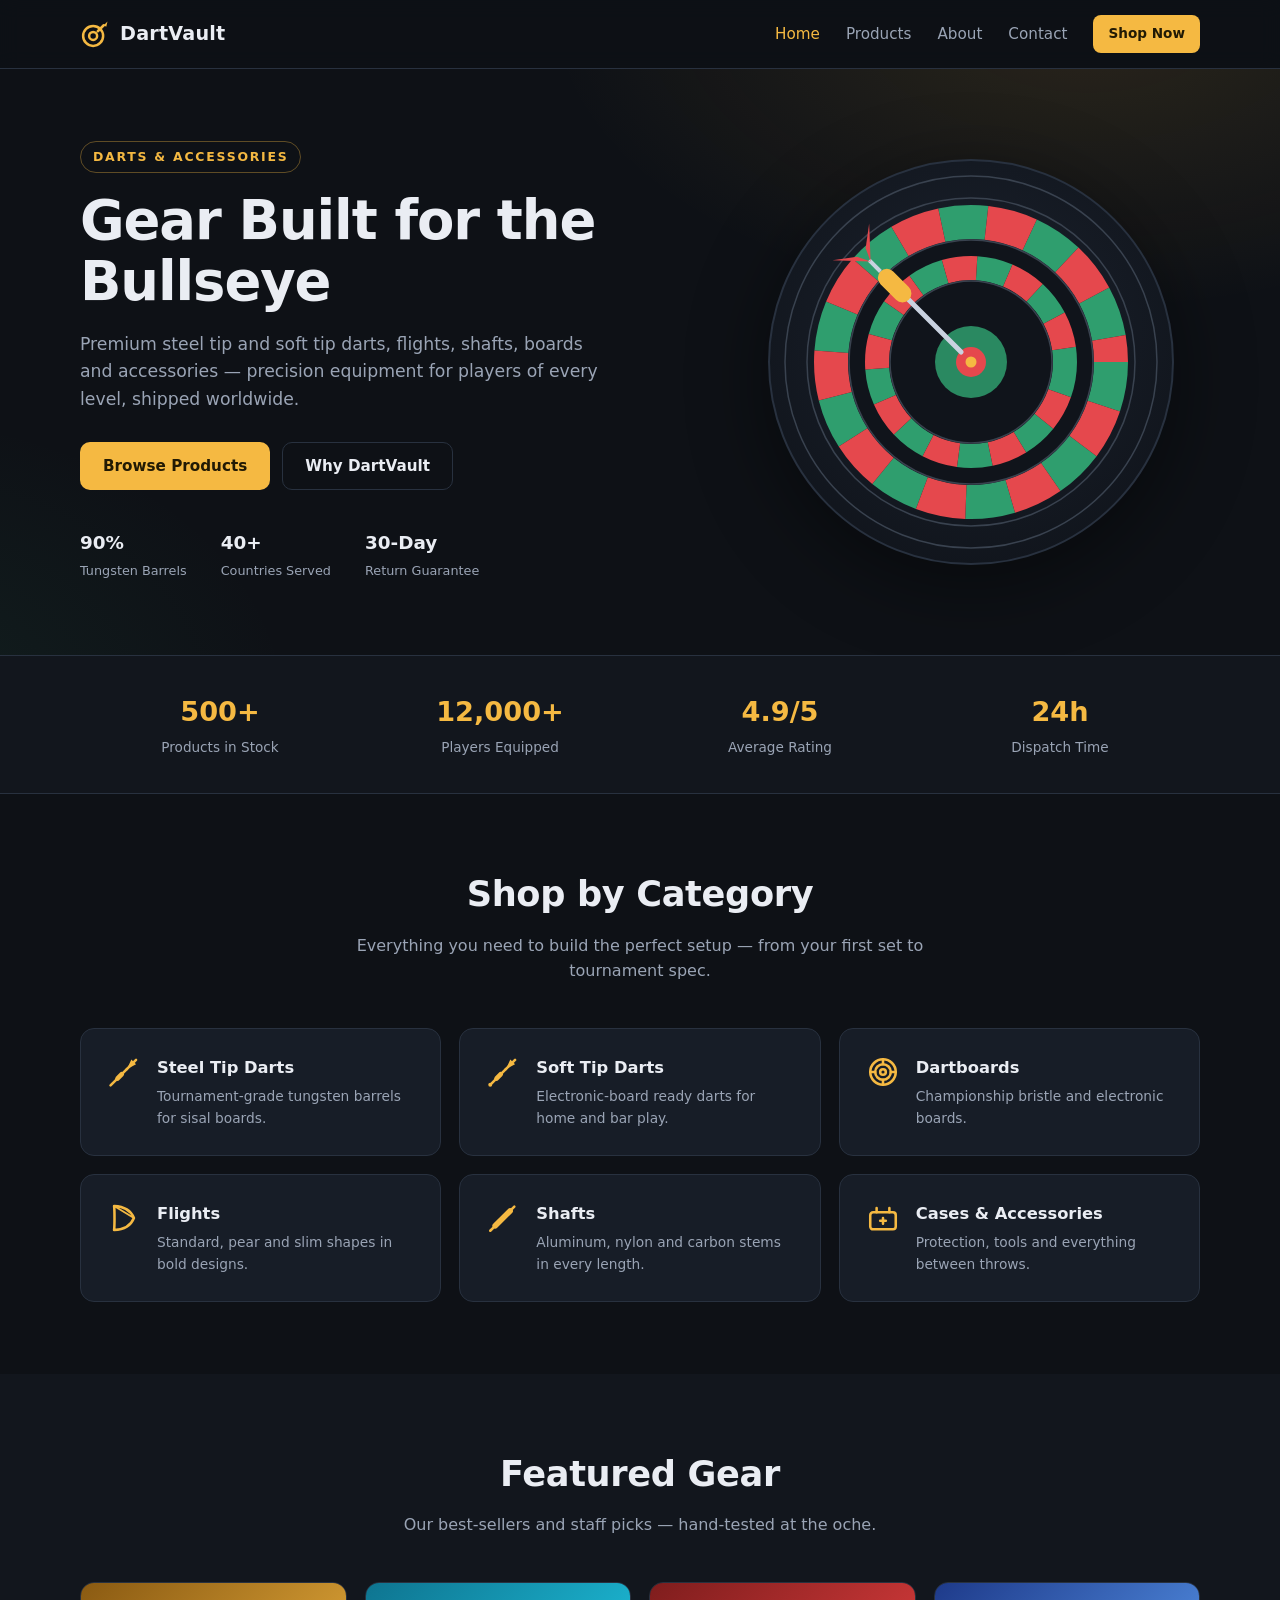
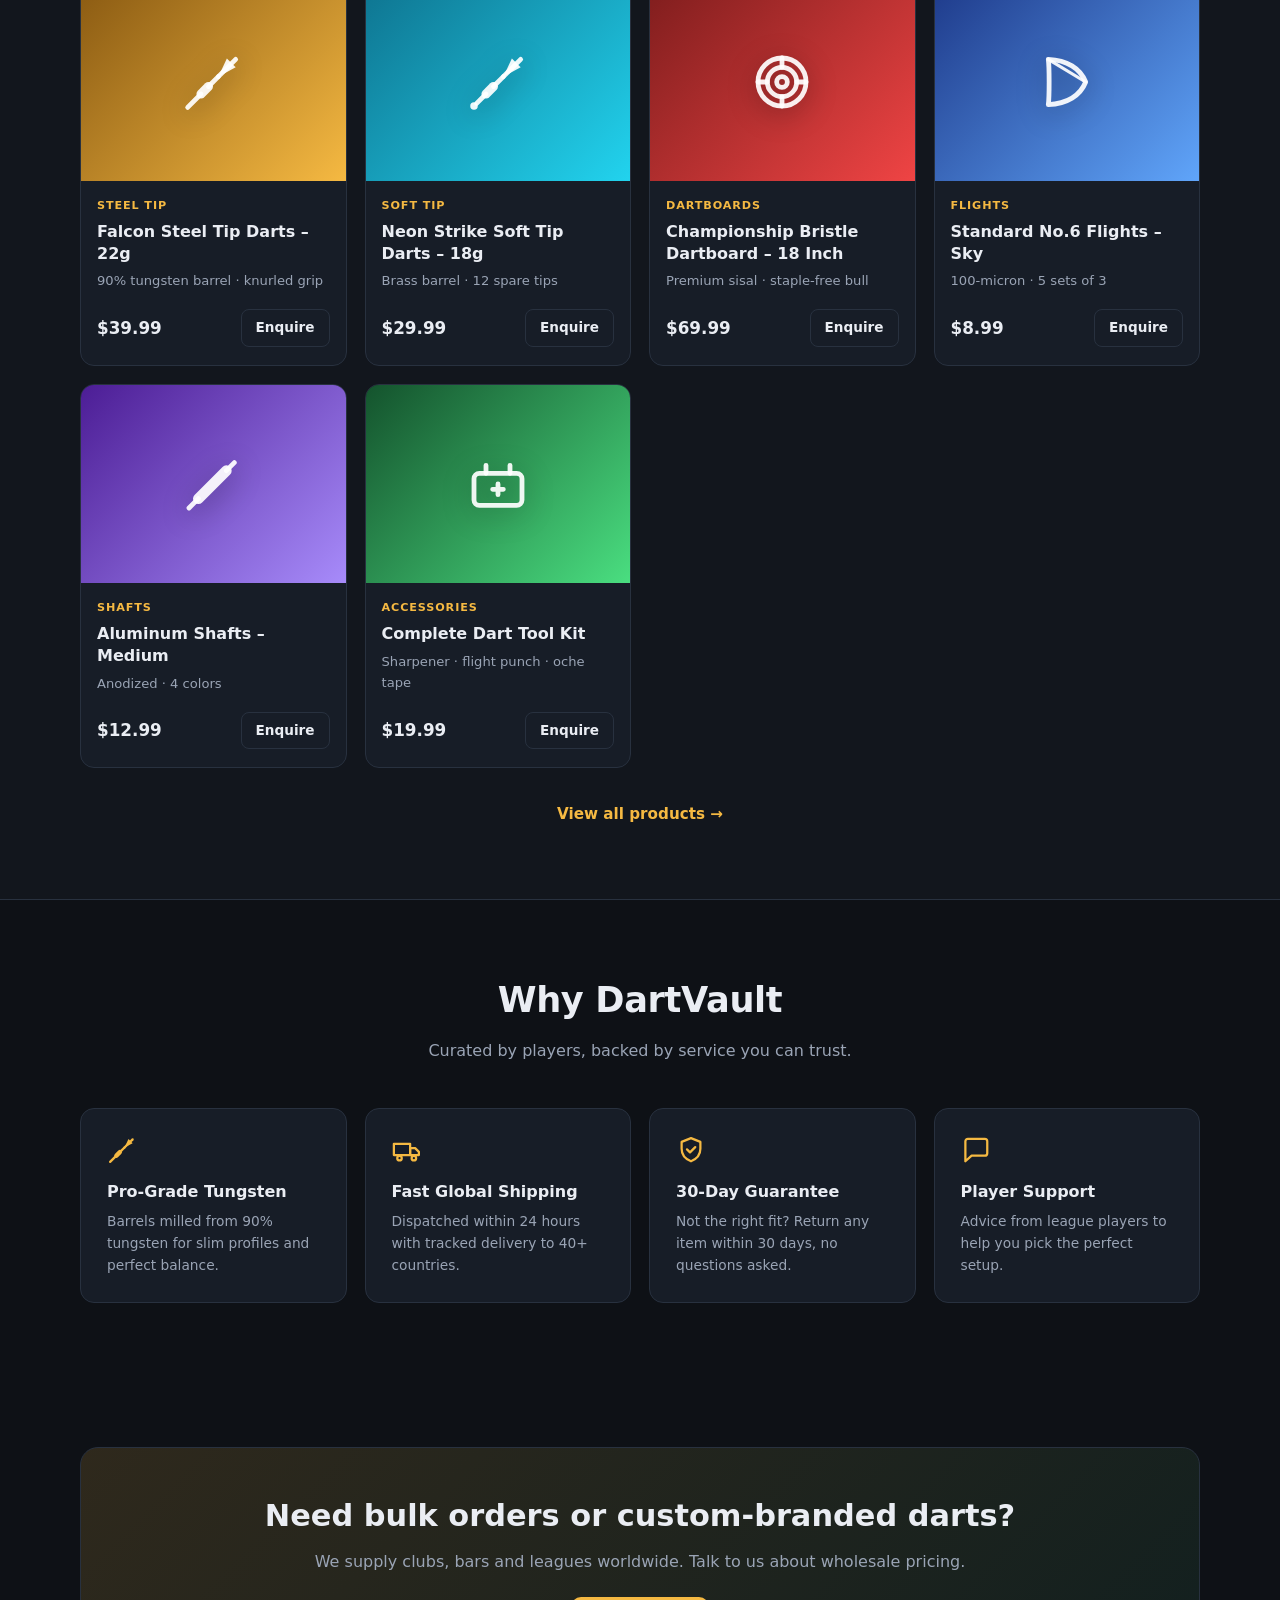
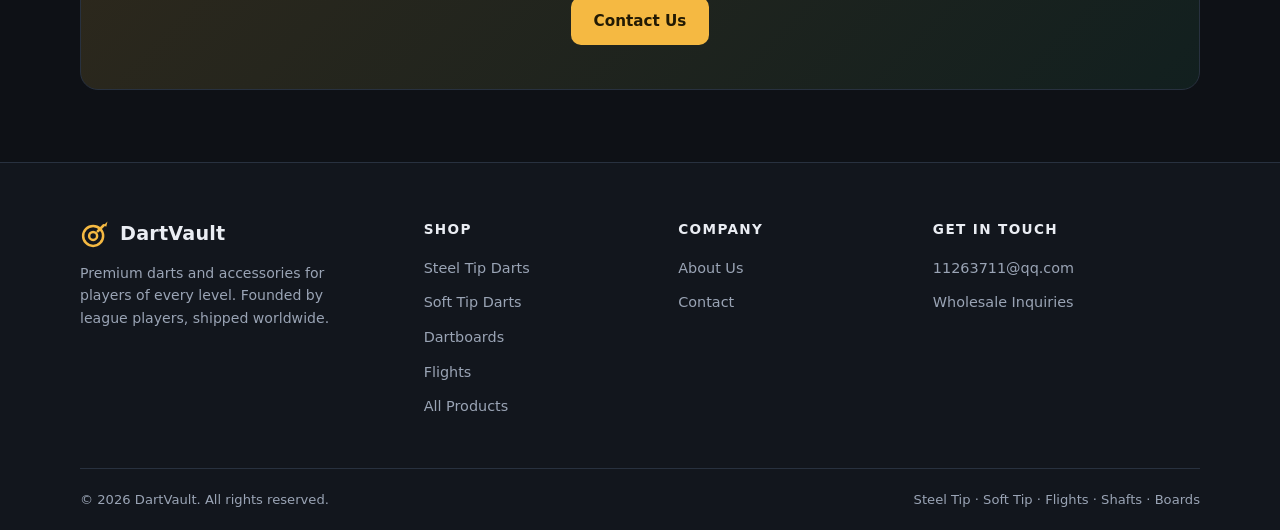
<file: index.html>
<!DOCTYPE html>
<html lang="en">
<head>
<meta charset="UTF-8">
<meta name="viewport" content="width=device-width, initial-scale=1.0">
<title>DartVault – Premium Steel Tip &amp; Soft Tip Darts, Flights, Shafts &amp; Accessories</title>
<meta name="description" content="Shop premium steel tip and soft tip darts, flights, shafts, dartboards, cases and accessories at DartVault. Pro-grade tungsten gear shipped worldwide.">
<link rel="canonical" href="https://farflight.cc/">
<meta name="theme-color" content="#0e1116">
<meta property="og:type" content="website">
<meta property="og:site_name" content="DartVault">
<meta property="og:title" content="DartVault – Premium Darts &amp; Accessories">
<meta property="og:description" content="Steel tip and soft tip darts, flights, shafts, boards, cases and accessories. Shipped worldwide.">
<meta property="og:url" content="https://farflight.cc/">
<meta name="twitter:card" content="summary">
<link rel="icon" type="image/svg+xml" href="favicon.svg">
<link rel="stylesheet" href="css/style.css">
<script type="application/ld+json">
{
  "@context": "https://schema.org",
  "@type": "Organization",
  "name": "DartVault",
  "url": "https://farflight.cc/",
  "description": "Premium darts, flights, shafts, dartboards and accessories."
}
</script>
</head>
<body>
<svg xmlns="http://www.w3.org/2000/svg" style="display:none" aria-hidden="true">
  <symbol id="i-logo" viewBox="0 0 24 24" fill="none" stroke="currentColor" stroke-width="2" stroke-linecap="round" stroke-linejoin="round">
    <circle cx="10.5" cy="13.5" r="8"/>
    <circle cx="10.5" cy="13.5" r="3.2"/>
    <path d="M14.2 9.8L19 5"/>
    <path d="M19 5l3-3-1 4.2z" fill="currentColor" stroke="none"/>
  </symbol>
  <symbol id="i-dart" viewBox="0 0 24 24" fill="none" stroke="currentColor" stroke-width="1.8" stroke-linecap="round" stroke-linejoin="round">
    <path d="M2.5 21.5l5-5"/>
    <path d="M7.5 16.5l2.8-2.8" stroke-width="3.4"/>
    <path d="M10.3 13.7L14 10"/>
    <path d="M14 10l6.5-6.5"/>
    <path d="M14 10l3.2-6.8 3.3 3.3z" fill="currentColor" stroke="none"/>
  </symbol>
  <symbol id="i-dart-soft" viewBox="0 0 24 24" fill="none" stroke="currentColor" stroke-width="1.8" stroke-linecap="round" stroke-linejoin="round">
    <circle cx="3" cy="21" r="1.4" fill="currentColor" stroke="none"/>
    <path d="M4 20l3.5-3.5"/>
    <path d="M7.5 16.5l2.8-2.8" stroke-width="3.4"/>
    <path d="M10.3 13.7L14 10"/>
    <path d="M14 10l6.5-6.5"/>
    <path d="M14 10l3.2-6.8 3.3 3.3z" fill="currentColor" stroke="none"/>
  </symbol>
  <symbol id="i-flight" viewBox="0 0 24 24" fill="none" stroke="currentColor" stroke-width="1.8" stroke-linecap="round" stroke-linejoin="round">
    <path d="M5 3.5c7 .3 12 3.4 14 8.5-2 5.1-7 8.2-14 8.5.4-2.9.4-14.1 0-17z"/>
    <path d="M5 3.5l14 8.5" stroke-width="1.2"/>
  </symbol>
  <symbol id="i-shaft" viewBox="0 0 24 24" fill="none" stroke="currentColor" stroke-width="1.8" stroke-linecap="round" stroke-linejoin="round">
    <path d="M3 21l3.5-3.5"/>
    <path d="M6.5 17.5L17 7" stroke-width="4"/>
    <path d="M17 7l3-3"/>
  </symbol>
  <symbol id="i-board" viewBox="0 0 24 24" fill="none" stroke="currentColor" stroke-width="1.8" stroke-linecap="round" stroke-linejoin="round">
    <circle cx="12" cy="12" r="9"/>
    <circle cx="12" cy="12" r="5.5"/>
    <circle cx="12" cy="12" r="2"/>
    <path d="M12 3v3.5M12 17.5V21M3 12h3.5M17.5 12H21"/>
  </symbol>
  <symbol id="i-eboard" viewBox="0 0 24 24" fill="none" stroke="currentColor" stroke-width="1.8" stroke-linecap="round" stroke-linejoin="round">
    <rect x="4" y="2.5" width="16" height="19" rx="2.5"/>
    <circle cx="12" cy="11" r="5"/>
    <circle cx="12" cy="11" r="1.6"/>
    <path d="M9 18.5h6"/>
    <path d="M8.5 5.5h1M14.5 5.5h1"/>
  </symbol>
  <symbol id="i-case" viewBox="0 0 24 24" fill="none" stroke="currentColor" stroke-width="1.8" stroke-linecap="round" stroke-linejoin="round">
    <rect x="3" y="7.5" width="18" height="12" rx="2.5"/>
    <path d="M9 7.5V6a2 2 0 012-2h2a2 2 0 012 2v1.5"/>
    <path d="M8 15.5l3.2-3.2M11.2 12.3l1.6-1.6"/>
  </symbol>
  <symbol id="i-toolkit" viewBox="0 0 24 24" fill="none" stroke="currentColor" stroke-width="1.8" stroke-linecap="round" stroke-linejoin="round">
    <rect x="3" y="8" width="18" height="12" rx="2"/>
    <path d="M12 12v4M10 14h4"/>
    <path d="M7.5 8V5M16.5 8V5"/>
  </symbol>
  <symbol id="i-surround" viewBox="0 0 24 24" fill="none" stroke="currentColor" stroke-width="1.8">
    <circle cx="12" cy="12" r="8.5"/>
    <circle cx="12" cy="12" r="3"/>
  </symbol>
  <symbol id="i-light" viewBox="0 0 24 24" fill="none" stroke="currentColor" stroke-width="1.8" stroke-linecap="round">
    <circle cx="12" cy="12" r="7.5" stroke-dasharray="3.2 3.2"/>
    <circle cx="12" cy="12" r="2.6"/>
    <path d="M12 2v2.2M12 19.8V22M2 12h2.2M19.8 12H22"/>
  </symbol>
  <symbol id="i-card" viewBox="0 0 24 24" fill="none" stroke="currentColor" stroke-width="1.8" stroke-linecap="round" stroke-linejoin="round">
    <rect x="3" y="5" width="18" height="14" rx="2"/>
    <path d="M3 9.5h18M7 14.5h4"/>
  </symbol>
  <symbol id="i-tag" viewBox="0 0 24 24" fill="none" stroke="currentColor" stroke-width="1.8" stroke-linecap="round" stroke-linejoin="round">
    <path d="M20.6 13.4L11 3.8H4v7l9.6 9.6a2 2 0 002.8 0l4.2-4.2a2 2 0 000-2.8z"/>
    <circle cx="7.5" cy="7.5" r="1.5"/>
  </symbol>
  <symbol id="i-truck" viewBox="0 0 24 24" fill="none" stroke="currentColor" stroke-width="1.8" stroke-linecap="round" stroke-linejoin="round">
    <path d="M1.5 7h13v9h-13z"/>
    <path d="M14.5 10.5h4l3 3v2.5h-7z"/>
    <circle cx="6" cy="18.5" r="1.8"/>
    <circle cx="17.5" cy="18.5" r="1.8"/>
  </symbol>
  <symbol id="i-shield" viewBox="0 0 24 24" fill="none" stroke="currentColor" stroke-width="1.8" stroke-linecap="round" stroke-linejoin="round">
    <path d="M12 2.5l7.5 3V11c0 5-3.2 8.3-7.5 10-4.3-1.7-7.5-5-7.5-10V5.5z"/>
    <path d="M8.8 11.5l2.4 2.4 4.2-4.2"/>
  </symbol>
  <symbol id="i-chat" viewBox="0 0 24 24" fill="none" stroke="currentColor" stroke-width="1.8" stroke-linecap="round" stroke-linejoin="round">
    <path d="M21 14.5a2 2 0 01-2 2H8.5L3.5 21V5a2 2 0 012-2H19a2 2 0 012 2z"/>
  </symbol>
</svg>
<header class="site-header">
  <div class="container header-inner">
    <a class="brand" href="index.html">
      <svg aria-hidden="true"><use href="#i-logo"/></svg>
      DartVault
    </a>
    <nav class="main-nav" aria-label="Main navigation">
      <a href="index.html" class="active">Home</a>
      <a href="products.html">Products</a>
      <a href="about.html">About</a>
      <a href="contact.html">Contact</a>
      <a href="products.html" class="btn btn-primary btn-small nav-cta">Shop Now</a>
    </nav>
    <button class="nav-toggle" aria-label="Toggle menu" aria-expanded="false">
      <svg viewBox="0 0 24 24" width="22" height="22" fill="none" stroke="currentColor" stroke-width="2" stroke-linecap="round"><path d="M4 7h16M4 12h16M4 17h16"/></svg>
    </button>
  </div>
</header>
<main>
  <section class="hero">
    <div class="container hero-inner">
      <div>
        <span class="eyebrow">Darts &amp; Accessories</span>
        <h1>Gear Built for the Bullseye</h1>
        <p class="lead">Premium steel tip and soft tip darts, flights, shafts, boards and accessories — precision equipment for players of every level, shipped worldwide.</p>
        <div class="hero-actions">
          <a class="btn btn-primary" href="products.html">Browse Products</a>
          <a class="btn btn-ghost" href="#why">Why DartVault</a>
        </div>
        <div class="hero-stats">
          <div><strong>90%</strong><span>Tungsten Barrels</span></div>
          <div><strong>40+</strong><span>Countries Served</span></div>
          <div><strong>30-Day</strong><span>Return Guarantee</span></div>
        </div>
      </div>
      <div class="hero-art">
        <svg viewBox="0 0 420 420" role="img" aria-label="Dartboard with a dart in the bullseye">
          <defs>
            <radialGradient id="gBoard" cx="50%" cy="42%" r="65%">
              <stop offset="0%" stop-color="#1b222e"/>
              <stop offset="100%" stop-color="#10141b"/>
            </radialGradient>
          </defs>
          <circle cx="210" cy="210" r="202" fill="url(#gBoard)" stroke="#28313f" stroke-width="2"/>
          <circle cx="210" cy="210" r="186" fill="none" stroke="#39424f" stroke-width="1.5"/>
          <circle cx="210" cy="210" r="164" fill="none" stroke="#39424f" stroke-width="1.5"/>
          <circle cx="210" cy="210" r="140" fill="none" stroke="#2f9e6e" stroke-width="34" stroke-dasharray="45 45"/>
          <circle cx="210" cy="210" r="140" fill="none" stroke="#e5484d" stroke-width="34" stroke-dasharray="45 45" stroke-dashoffset="45"/>
          <circle cx="210" cy="210" r="122" fill="#10141b" stroke="#39424f" stroke-width="1.5"/>
          <circle cx="210" cy="210" r="94" fill="none" stroke="#2f9e6e" stroke-width="24" stroke-dasharray="32 32"/>
          <circle cx="210" cy="210" r="94" fill="none" stroke="#e5484d" stroke-width="24" stroke-dasharray="32 32" stroke-dashoffset="32"/>
          <circle cx="210" cy="210" r="81" fill="#10141b" stroke="#39424f" stroke-width="1.5"/>
          <circle cx="210" cy="210" r="36" fill="#2f9e6e" opacity=".85"/>
          <circle cx="210" cy="210" r="15" fill="#e5484d"/>
          <circle cx="210" cy="210" r="5.5" fill="#f5b942"/>
          <g transform="rotate(-45 210 210)">
            <line x1="210" y1="196" x2="210" y2="118" stroke="#c9d2e0" stroke-width="5" stroke-linecap="round"/>
            <rect x="201" y="82" width="18" height="40" rx="9" fill="#f5b942"/>
            <line x1="210" y1="82" x2="210" y2="66" stroke="#c9d2e0" stroke-width="4"/>
            <path d="M210 68L184 40l20 15z" fill="#e5484d"/>
            <path d="M210 68l26-28-20 15z" fill="#e5484d"/>
          </g>
        </svg>
      </div>
    </div>
  </section>
  <div class="stats-strip">
    <div class="container stats-grid">
      <div><strong>500+</strong><span>Products in Stock</span></div>
      <div><strong>12,000+</strong><span>Players Equipped</span></div>
      <div><strong>4.9/5</strong><span>Average Rating</span></div>
      <div><strong>24h</strong><span>Dispatch Time</span></div>
    </div>
  </div>
  <section class="section">
    <div class="container">
      <div class="section-head">
        <h2>Shop by Category</h2>
        <p>Everything you need to build the perfect setup — from your first set to tournament spec.</p>
      </div>
      <div class="cat-grid">
        <a class="cat-card" href="products.html?cat=steel">
          <svg aria-hidden="true"><use href="#i-dart"/></svg>
          <div><h3>Steel Tip Darts</h3><p>Tournament-grade tungsten barrels for sisal boards.</p></div>
        </a>
        <a class="cat-card" href="products.html?cat=soft">
          <svg aria-hidden="true"><use href="#i-dart-soft"/></svg>
          <div><h3>Soft Tip Darts</h3><p>Electronic-board ready darts for home and bar play.</p></div>
        </a>
        <a class="cat-card" href="products.html?cat=boards">
          <svg aria-hidden="true"><use href="#i-board"/></svg>
          <div><h3>Dartboards</h3><p>Championship bristle and electronic boards.</p></div>
        </a>
        <a class="cat-card" href="products.html?cat=flights">
          <svg aria-hidden="true"><use href="#i-flight"/></svg>
          <div><h3>Flights</h3><p>Standard, pear and slim shapes in bold designs.</p></div>
        </a>
        <a class="cat-card" href="products.html?cat=shafts">
          <svg aria-hidden="true"><use href="#i-shaft"/></svg>
          <div><h3>Shafts</h3><p>Aluminum, nylon and carbon stems in every length.</p></div>
        </a>
        <a class="cat-card" href="products.html?cat=acc">
          <svg aria-hidden="true"><use href="#i-toolkit"/></svg>
          <div><h3>Cases &amp; Accessories</h3><p>Protection, tools and everything between throws.</p></div>
        </a>
      </div>
    </div>
  </section>
  <section class="section section-alt">
    <div class="container">
      <div class="section-head">
        <h2>Featured Gear</h2>
        <p>Our best-sellers and staff picks — hand-tested at the oche.</p>
      </div>
      <div class="product-grid">
        <article class="product-card" data-cat="steel">
          <div class="product-thumb thumb-steel"><svg aria-hidden="true"><use href="#i-dart"/></svg></div>
          <div class="product-body">
            <span class="product-tag">Steel Tip</span>
            <h3>Falcon Steel Tip Darts – 22g</h3>
            <p class="product-spec">90% tungsten barrel · knurled grip</p>
            <div class="product-foot"><span class="price">$39.99</span><a class="btn btn-ghost btn-small" href="contact.html">Enquire</a></div>
          </div>
        </article>
        <article class="product-card" data-cat="soft">
          <div class="product-thumb thumb-soft"><svg aria-hidden="true"><use href="#i-dart-soft"/></svg></div>
          <div class="product-body">
            <span class="product-tag">Soft Tip</span>
            <h3>Neon Strike Soft Tip Darts – 18g</h3>
            <p class="product-spec">Brass barrel · 12 spare tips</p>
            <div class="product-foot"><span class="price">$29.99</span><a class="btn btn-ghost btn-small" href="contact.html">Enquire</a></div>
          </div>
        </article>
        <article class="product-card" data-cat="boards">
          <div class="product-thumb thumb-board"><svg aria-hidden="true"><use href="#i-board"/></svg></div>
          <div class="product-body">
            <span class="product-tag">Dartboards</span>
            <h3>Championship Bristle Dartboard – 18 Inch</h3>
            <p class="product-spec">Premium sisal · staple-free bull</p>
            <div class="product-foot"><span class="price">$69.99</span><a class="btn btn-ghost btn-small" href="contact.html">Enquire</a></div>
          </div>
        </article>
        <article class="product-card" data-cat="flights">
          <div class="product-thumb thumb-flight"><svg aria-hidden="true"><use href="#i-flight"/></svg></div>
          <div class="product-body">
            <span class="product-tag">Flights</span>
            <h3>Standard No.6 Flights – Sky</h3>
            <p class="product-spec">100-micron · 5 sets of 3</p>
            <div class="product-foot"><span class="price">$8.99</span><a class="btn btn-ghost btn-small" href="contact.html">Enquire</a></div>
          </div>
        </article>
        <article class="product-card" data-cat="shafts">
          <div class="product-thumb thumb-shaft"><svg aria-hidden="true"><use href="#i-shaft"/></svg></div>
          <div class="product-body">
            <span class="product-tag">Shafts</span>
            <h3>Aluminum Shafts – Medium</h3>
            <p class="product-spec">Anodized · 4 colors</p>
            <div class="product-foot"><span class="price">$12.99</span><a class="btn btn-ghost btn-small" href="contact.html">Enquire</a></div>
          </div>
        </article>
        <article class="product-card" data-cat="acc">
          <div class="product-thumb thumb-acc"><svg aria-hidden="true"><use href="#i-toolkit"/></svg></div>
          <div class="product-body">
            <span class="product-tag">Accessories</span>
            <h3>Complete Dart Tool Kit</h3>
            <p class="product-spec">Sharpener · flight punch · oche tape</p>
            <div class="product-foot"><span class="price">$19.99</span><a class="btn btn-ghost btn-small" href="contact.html">Enquire</a></div>
          </div>
        </article>
      </div>
      <div class="section-link">
        <a class="link-more" href="products.html">View all products →</a>
      </div>
    </div>
  </section>
  <section class="section" id="why">
    <div class="container">
      <div class="section-head">
        <h2>Why DartVault</h2>
        <p>Curated by players, backed by service you can trust.</p>
      </div>
      <div class="why-grid">
        <div class="why-card">
          <svg aria-hidden="true"><use href="#i-dart"/></svg>
          <h3>Pro-Grade Tungsten</h3>
          <p>Barrels milled from 90% tungsten for slim profiles and perfect balance.</p>
        </div>
        <div class="why-card">
          <svg aria-hidden="true"><use href="#i-truck"/></svg>
          <h3>Fast Global Shipping</h3>
          <p>Dispatched within 24 hours with tracked delivery to 40+ countries.</p>
        </div>
        <div class="why-card">
          <svg aria-hidden="true"><use href="#i-shield"/></svg>
          <h3>30-Day Guarantee</h3>
          <p>Not the right fit? Return any item within 30 days, no questions asked.</p>
        </div>
        <div class="why-card">
          <svg aria-hidden="true"><use href="#i-chat"/></svg>
          <h3>Player Support</h3>
          <p>Advice from league players to help you pick the perfect setup.</p>
        </div>
      </div>
    </div>
  </section>
  <section class="section">
    <div class="container">
      <div class="cta-band">
        <h2>Need bulk orders or custom-branded darts?</h2>
        <p>We supply clubs, bars and leagues worldwide. Talk to us about wholesale pricing.</p>
        <a class="btn btn-primary" href="contact.html">Contact Us</a>
      </div>
    </div>
  </section>
</main>
<footer class="site-footer">
  <div class="container">
    <div class="footer-grid">
      <div class="footer-brand">
        <a class="brand" href="index.html"><svg aria-hidden="true"><use href="#i-logo"/></svg>DartVault</a>
        <p>Premium darts and accessories for players of every level. Founded by league players, shipped worldwide.</p>
      </div>
      <div>
        <h4>Shop</h4>
        <ul>
          <li><a href="products.html?cat=steel">Steel Tip Darts</a></li>
          <li><a href="products.html?cat=soft">Soft Tip Darts</a></li>
          <li><a href="products.html?cat=boards">Dartboards</a></li>
          <li><a href="products.html?cat=flights">Flights</a></li>
          <li><a href="products.html">All Products</a></li>
        </ul>
      </div>
      <div>
        <h4>Company</h4>
        <ul>
          <li><a href="about.html">About Us</a></li>
          <li><a href="contact.html">Contact</a></li>
        </ul>
      </div>
      <div>
        <h4>Get in Touch</h4>
        <ul>
          <li><a href="mailto:11263711@qq.com">11263711@qq.com</a></li>
          <li><a href="contact.html">Wholesale Inquiries</a></li>
        </ul>
      </div>
    </div>
    <div class="footer-bottom">
      <span>© <span data-year>2026</span> DartVault. All rights reserved.</span>
      <span>Steel Tip · Soft Tip · Flights · Shafts · Boards</span>
    </div>
  </div>
</footer>
<script src="js/main.js"></script>
</body>
</html>
</file>
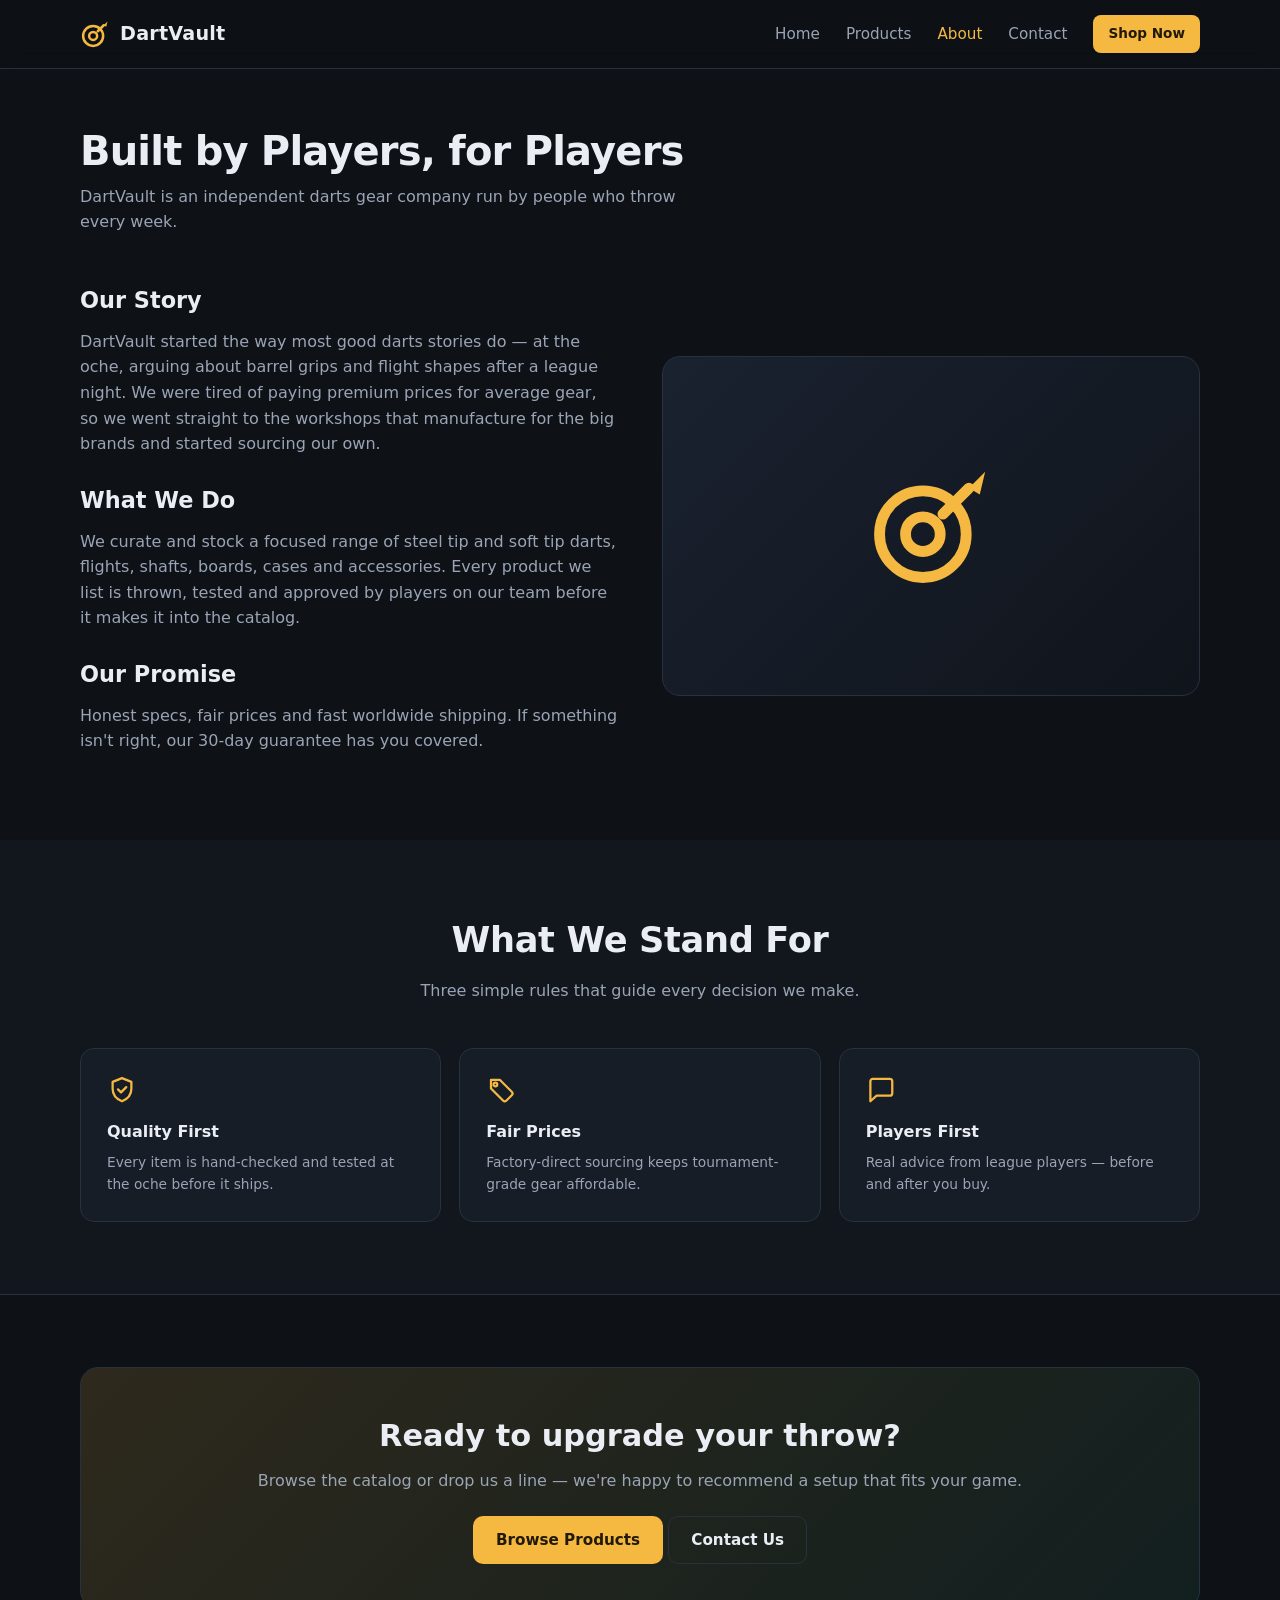
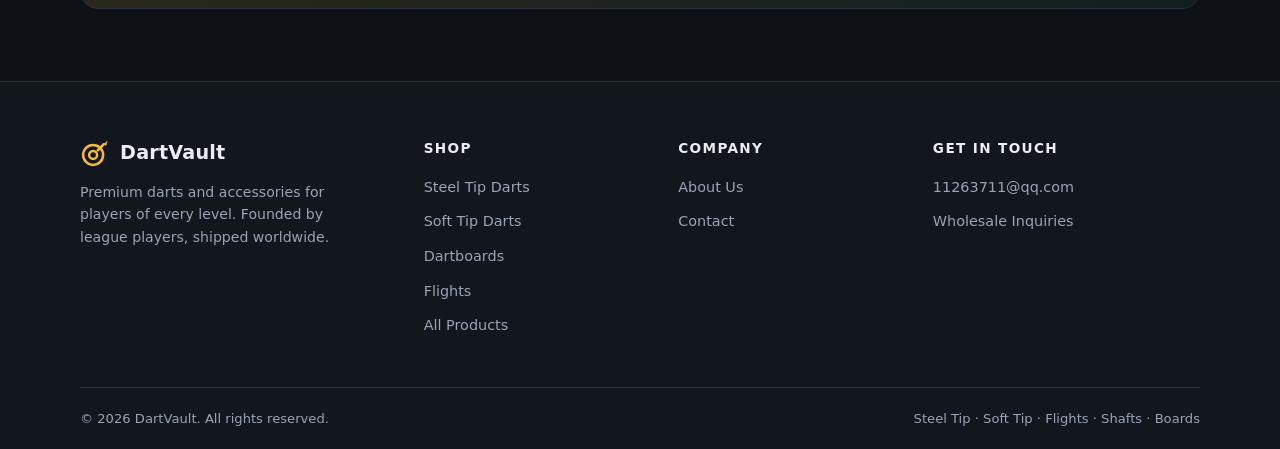
<file: about.html>
<!DOCTYPE html>
<html lang="en">
<head>
<meta charset="UTF-8">
<meta name="viewport" content="width=device-width, initial-scale=1.0">
<title>About Us | DartVault</title>
<meta name="description" content="DartVault is built by league players. We curate and test premium darts, flights, shafts, boards and accessories, and ship them worldwide at fair prices.">
<link rel="canonical" href="https://farflight.cc/about.html">
<meta name="theme-color" content="#0e1116">
<meta property="og:type" content="website">
<meta property="og:site_name" content="DartVault">
<meta property="og:title" content="About Us | DartVault">
<meta property="og:description" content="Built by players, for players. Premium darts and accessories shipped worldwide.">
<meta property="og:url" content="https://farflight.cc/about.html">
<meta name="twitter:card" content="summary">
<link rel="icon" type="image/svg+xml" href="favicon.svg">
<link rel="stylesheet" href="css/style.css">
</head>
<body>
<svg xmlns="http://www.w3.org/2000/svg" style="display:none" aria-hidden="true">
  <symbol id="i-logo" viewBox="0 0 24 24" fill="none" stroke="currentColor" stroke-width="2" stroke-linecap="round" stroke-linejoin="round">
    <circle cx="10.5" cy="13.5" r="8"/>
    <circle cx="10.5" cy="13.5" r="3.2"/>
    <path d="M14.2 9.8L19 5"/>
    <path d="M19 5l3-3-1 4.2z" fill="currentColor" stroke="none"/>
  </symbol>
  <symbol id="i-shield" viewBox="0 0 24 24" fill="none" stroke="currentColor" stroke-width="1.8" stroke-linecap="round" stroke-linejoin="round">
    <path d="M12 2.5l7.5 3V11c0 5-3.2 8.3-7.5 10-4.3-1.7-7.5-5-7.5-10V5.5z"/>
    <path d="M8.8 11.5l2.4 2.4 4.2-4.2"/>
  </symbol>
  <symbol id="i-tag" viewBox="0 0 24 24" fill="none" stroke="currentColor" stroke-width="1.8" stroke-linecap="round" stroke-linejoin="round">
    <path d="M20.6 13.4L11 3.8H4v7l9.6 9.6a2 2 0 002.8 0l4.2-4.2a2 2 0 000-2.8z"/>
    <circle cx="7.5" cy="7.5" r="1.5"/>
  </symbol>
  <symbol id="i-chat" viewBox="0 0 24 24" fill="none" stroke="currentColor" stroke-width="1.8" stroke-linecap="round" stroke-linejoin="round">
    <path d="M21 14.5a2 2 0 01-2 2H8.5L3.5 21V5a2 2 0 012-2H19a2 2 0 012 2z"/>
  </symbol>
</svg>
<header class="site-header">
  <div class="container header-inner">
    <a class="brand" href="index.html">
      <svg aria-hidden="true"><use href="#i-logo"/></svg>
      DartVault
    </a>
    <nav class="main-nav" aria-label="Main navigation">
      <a href="index.html">Home</a>
      <a href="products.html">Products</a>
      <a href="about.html" class="active">About</a>
      <a href="contact.html">Contact</a>
      <a href="products.html" class="btn btn-primary btn-small nav-cta">Shop Now</a>
    </nav>
    <button class="nav-toggle" aria-label="Toggle menu" aria-expanded="false">
      <svg viewBox="0 0 24 24" width="22" height="22" fill="none" stroke="currentColor" stroke-width="2" stroke-linecap="round"><path d="M4 7h16M4 12h16M4 17h16"/></svg>
    </button>
  </div>
</header>
<main>
  <section class="page-hero">
    <div class="container">
      <h1>Built by Players, for Players</h1>
      <p>DartVault is an independent darts gear company run by people who throw every week.</p>
    </div>
  </section>
  <section class="section" style="padding-top:40px">
    <div class="container">
      <div class="about-grid">
        <div class="prose">
          <h2>Our Story</h2>
          <p>DartVault started the way most good darts stories do — at the oche, arguing about barrel grips and flight shapes after a league night. We were tired of paying premium prices for average gear, so we went straight to the workshops that manufacture for the big brands and started sourcing our own.</p>
          <h2>What We Do</h2>
          <p>We curate and stock a focused range of steel tip and soft tip darts, flights, shafts, boards, cases and accessories. Every product we list is thrown, tested and approved by players on our team before it makes it into the catalog.</p>
          <h2>Our Promise</h2>
          <p>Honest specs, fair prices and fast worldwide shipping. If something isn't right, our 30-day guarantee has you covered.</p>
        </div>
        <div class="about-art">
          <svg aria-hidden="true"><use href="#i-logo"/></svg>
        </div>
      </div>
    </div>
  </section>
  <section class="section section-alt">
    <div class="container">
      <div class="section-head">
        <h2>What We Stand For</h2>
        <p>Three simple rules that guide every decision we make.</p>
      </div>
      <div class="value-grid">
        <div class="value-card">
          <svg aria-hidden="true"><use href="#i-shield"/></svg>
          <h3>Quality First</h3>
          <p>Every item is hand-checked and tested at the oche before it ships.</p>
        </div>
        <div class="value-card">
          <svg aria-hidden="true"><use href="#i-tag"/></svg>
          <h3>Fair Prices</h3>
          <p>Factory-direct sourcing keeps tournament-grade gear affordable.</p>
        </div>
        <div class="value-card">
          <svg aria-hidden="true"><use href="#i-chat"/></svg>
          <h3>Players First</h3>
          <p>Real advice from league players — before and after you buy.</p>
        </div>
      </div>
    </div>
  </section>
  <section class="section">
    <div class="container">
      <div class="cta-band">
        <h2>Ready to upgrade your throw?</h2>
        <p>Browse the catalog or drop us a line — we're happy to recommend a setup that fits your game.</p>
        <a class="btn btn-primary" href="products.html">Browse Products</a>
        <a class="btn btn-ghost" href="contact.html">Contact Us</a>
      </div>
    </div>
  </section>
</main>
<footer class="site-footer">
  <div class="container">
    <div class="footer-grid">
      <div class="footer-brand">
        <a class="brand" href="index.html"><svg aria-hidden="true"><use href="#i-logo"/></svg>DartVault</a>
        <p>Premium darts and accessories for players of every level. Founded by league players, shipped worldwide.</p>
      </div>
      <div>
        <h4>Shop</h4>
        <ul>
          <li><a href="products.html?cat=steel">Steel Tip Darts</a></li>
          <li><a href="products.html?cat=soft">Soft Tip Darts</a></li>
          <li><a href="products.html?cat=boards">Dartboards</a></li>
          <li><a href="products.html?cat=flights">Flights</a></li>
          <li><a href="products.html">All Products</a></li>
        </ul>
      </div>
      <div>
        <h4>Company</h4>
        <ul>
          <li><a href="about.html">About Us</a></li>
          <li><a href="contact.html">Contact</a></li>
        </ul>
      </div>
      <div>
        <h4>Get in Touch</h4>
        <ul>
          <li><a href="mailto:11263711@qq.com">11263711@qq.com</a></li>
          <li><a href="contact.html">Wholesale Inquiries</a></li>
        </ul>
      </div>
    </div>
    <div class="footer-bottom">
      <span>© <span data-year>2026</span> DartVault. All rights reserved.</span>
      <span>Steel Tip · Soft Tip · Flights · Shafts · Boards</span>
    </div>
  </div>
</footer>
<script src="js/main.js"></script>
</body>
</html>
</file>
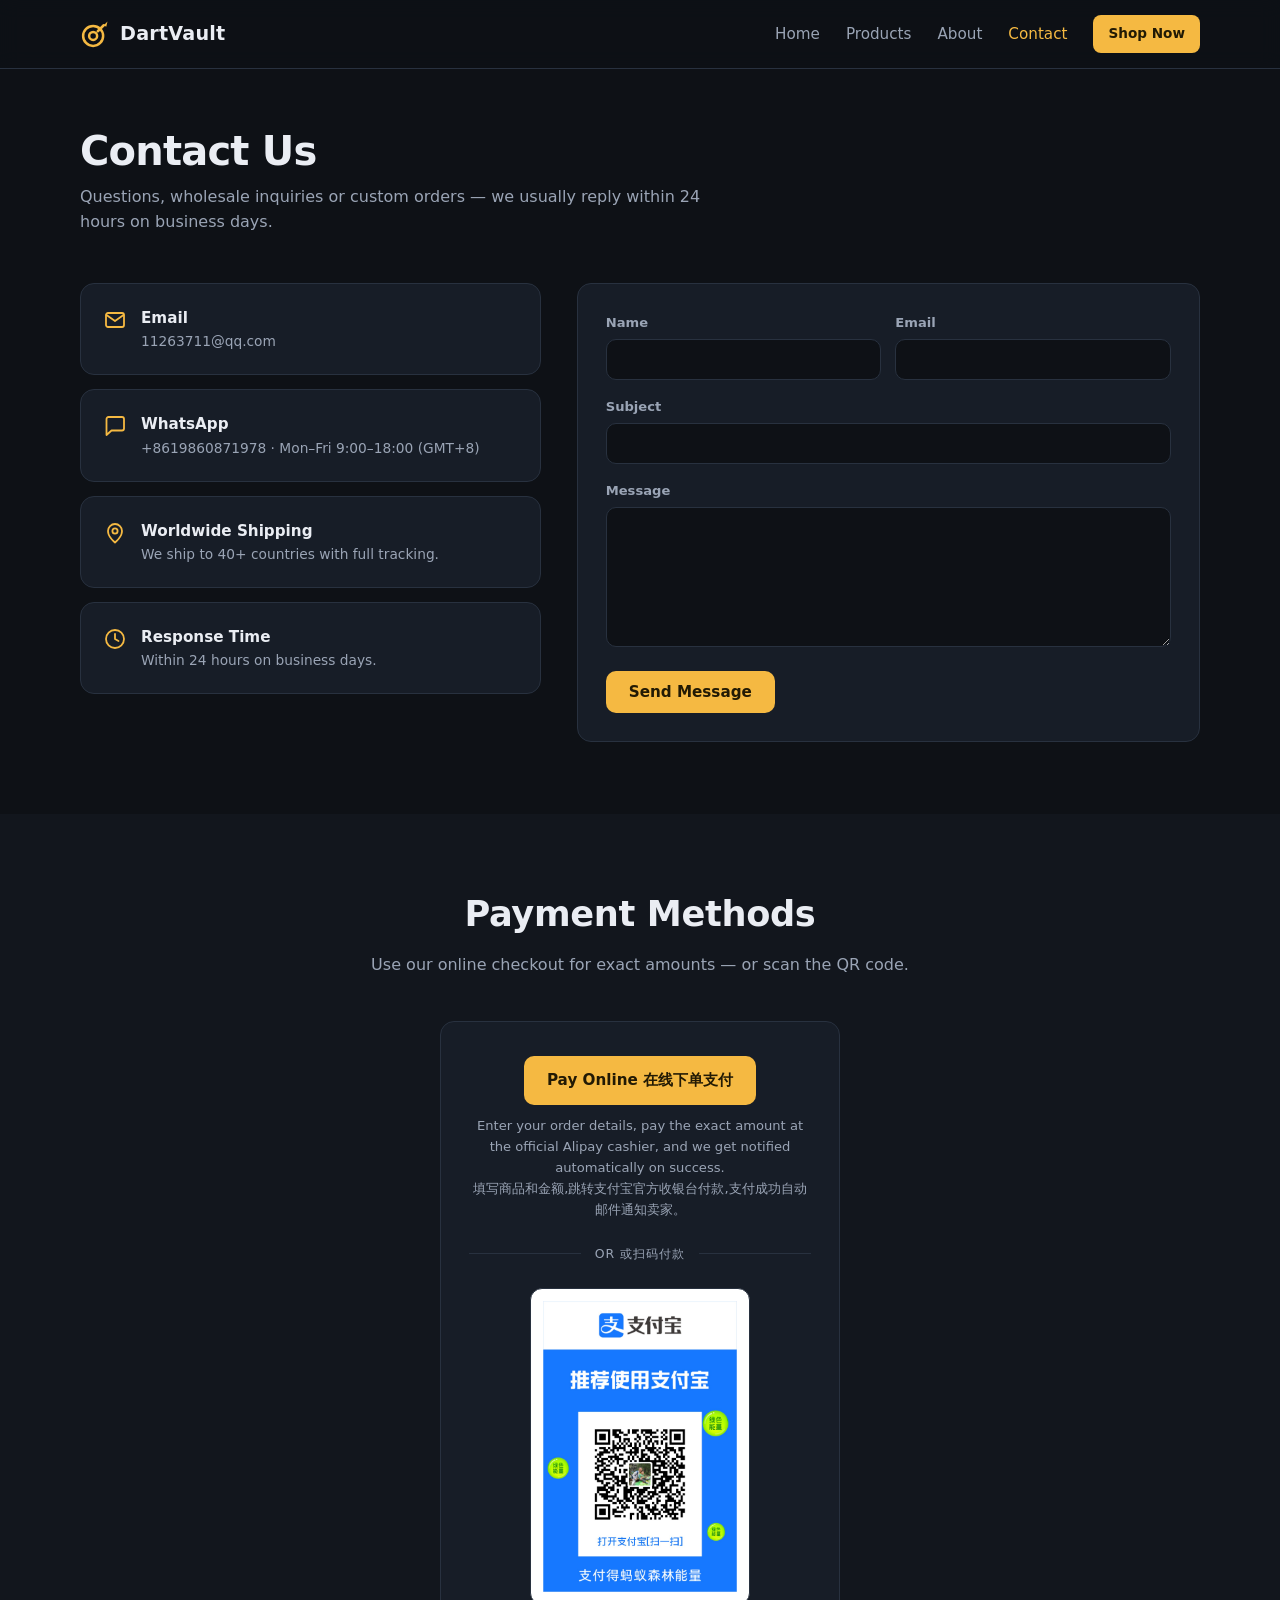
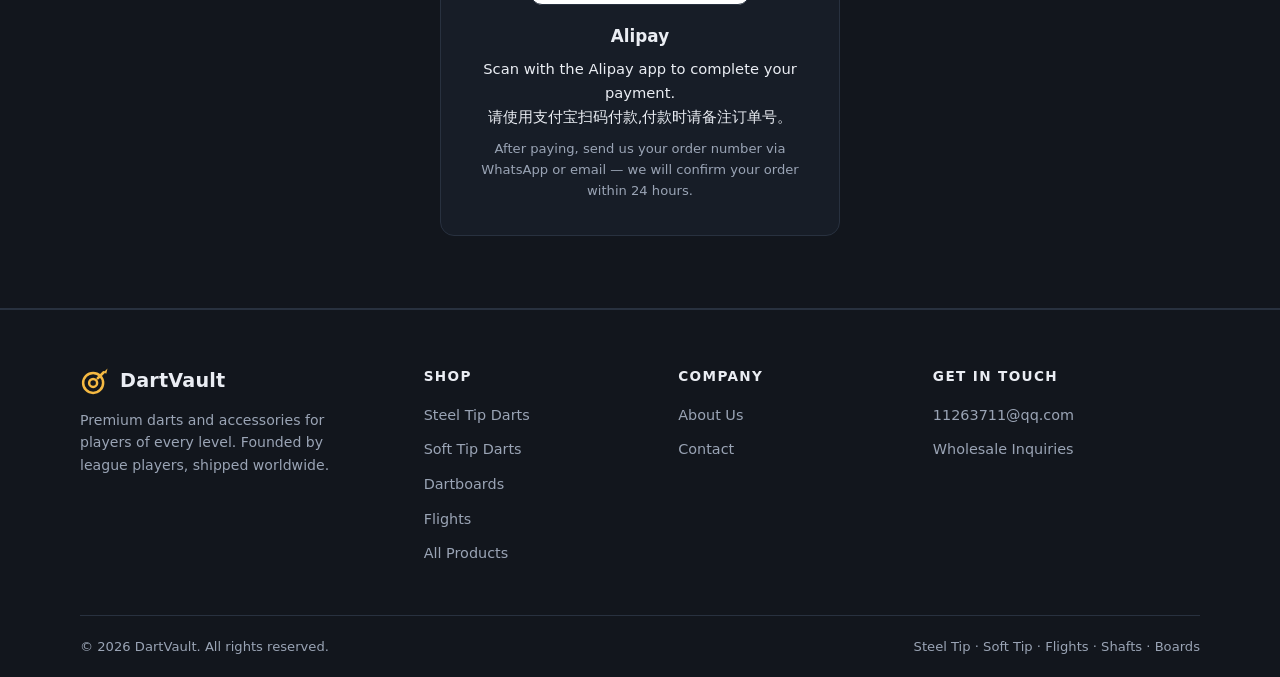
<file: contact.html>
<!DOCTYPE html>
<html lang="en">
<head>
<meta charset="UTF-8">
<meta name="viewport" content="width=device-width, initial-scale=1.0">
<title>Contact Us | DartVault</title>
<meta name="description" content="Contact DartVault for orders, wholesale inquiries and custom-branded darts. We reply within 24 hours on business days.">
<link rel="canonical" href="https://farflight.cc/contact.html">
<meta name="theme-color" content="#0e1116">
<meta property="og:type" content="website">
<meta property="og:site_name" content="DartVault">
<meta property="og:title" content="Contact Us | DartVault">
<meta property="og:description" content="Orders, wholesale inquiries and custom orders. We reply within 24 hours.">
<meta property="og:url" content="https://farflight.cc/contact.html">
<meta name="twitter:card" content="summary">
<link rel="icon" type="image/svg+xml" href="favicon.svg">
<link rel="stylesheet" href="css/style.css">
</head>
<body>
<svg xmlns="http://www.w3.org/2000/svg" style="display:none" aria-hidden="true">
  <symbol id="i-logo" viewBox="0 0 24 24" fill="none" stroke="currentColor" stroke-width="2" stroke-linecap="round" stroke-linejoin="round">
    <circle cx="10.5" cy="13.5" r="8"/>
    <circle cx="10.5" cy="13.5" r="3.2"/>
    <path d="M14.2 9.8L19 5"/>
    <path d="M19 5l3-3-1 4.2z" fill="currentColor" stroke="none"/>
  </symbol>
  <symbol id="i-mail" viewBox="0 0 24 24" fill="none" stroke="currentColor" stroke-width="1.8" stroke-linecap="round" stroke-linejoin="round">
    <rect x="3" y="5" width="18" height="14" rx="2"/>
    <path d="M3.5 7l8.5 6 8.5-6"/>
  </symbol>
  <symbol id="i-chat" viewBox="0 0 24 24" fill="none" stroke="currentColor" stroke-width="1.8" stroke-linecap="round" stroke-linejoin="round">
    <path d="M21 14.5a2 2 0 01-2 2H8.5L3.5 21V5a2 2 0 012-2H19a2 2 0 012 2z"/>
  </symbol>
  <symbol id="i-pin" viewBox="0 0 24 24" fill="none" stroke="currentColor" stroke-width="1.8" stroke-linecap="round" stroke-linejoin="round">
    <path d="M12 21.5s-7-5.5-7-11.5a7 7 0 1114 0c0 6-7 11.5-7 11.5z"/>
    <circle cx="12" cy="10" r="2.6"/>
  </symbol>
  <symbol id="i-clock" viewBox="0 0 24 24" fill="none" stroke="currentColor" stroke-width="1.8" stroke-linecap="round" stroke-linejoin="round">
    <circle cx="12" cy="12" r="9"/>
    <path d="M12 7v5l3.5 2"/>
  </symbol>
</svg>
<header class="site-header">
  <div class="container header-inner">
    <a class="brand" href="index.html">
      <svg aria-hidden="true"><use href="#i-logo"/></svg>
      DartVault
    </a>
    <nav class="main-nav" aria-label="Main navigation">
      <a href="index.html">Home</a>
      <a href="products.html">Products</a>
      <a href="about.html">About</a>
      <a href="contact.html" class="active">Contact</a>
      <a href="products.html" class="btn btn-primary btn-small nav-cta">Shop Now</a>
    </nav>
    <button class="nav-toggle" aria-label="Toggle menu" aria-expanded="false">
      <svg viewBox="0 0 24 24" width="22" height="22" fill="none" stroke="currentColor" stroke-width="2" stroke-linecap="round"><path d="M4 7h16M4 12h16M4 17h16"/></svg>
    </button>
  </div>
</header>
<main>
  <section class="page-hero">
    <div class="container">
      <h1>Contact Us</h1>
      <p>Questions, wholesale inquiries or custom orders — we usually reply within 24 hours on business days.</p>
    </div>
  </section>
  <section class="section" style="padding-top:40px">
    <div class="container">
      <div class="contact-grid">
        <div>
          <div class="info-card">
            <svg aria-hidden="true"><use href="#i-mail"/></svg>
            <div>
              <h3>Email</h3>
              <p><a href="mailto:11263711@qq.com">11263711@qq.com</a></p>
            </div>
          </div>
          <div class="info-card">
            <svg aria-hidden="true"><use href="#i-chat"/></svg>
            <div>
              <h3>WhatsApp</h3>
              <p>+8619860871978 · Mon–Fri 9:00–18:00 (GMT+8)</p>
            </div>
          </div>
          <div class="info-card">
            <svg aria-hidden="true"><use href="#i-pin"/></svg>
            <div>
              <h3>Worldwide Shipping</h3>
              <p>We ship to 40+ countries with full tracking.</p>
            </div>
          </div>
          <div class="info-card">
            <svg aria-hidden="true"><use href="#i-clock"/></svg>
            <div>
              <h3>Response Time</h3>
              <p>Within 24 hours on business days.</p>
            </div>
          </div>
        </div>
        <form class="form-card" action="https://formspree.io/f/YOUR_FORM_ID" method="POST">
          <div class="form-row">
            <div class="field">
              <label for="name">Name</label>
              <input id="name" name="name" type="text" required>
            </div>
            <div class="field">
              <label for="email">Email</label>
              <input id="email" name="email" type="email" required>
            </div>
          </div>
          <div class="field">
            <label for="subject">Subject</label>
            <input id="subject" name="subject" type="text">
          </div>
          <div class="field">
            <label for="message">Message</label>
            <textarea id="message" name="message" required></textarea>
          </div>
          <button class="btn btn-primary" type="submit">Send Message</button>
        </form>
      </div>
    </div>
  </section>
  <section class="section section-alt">
    <div class="container">
      <div class="section-head">
        <h2>Payment Methods</h2>
        <p>Use our online checkout for exact amounts — or scan the QR code.</p>
      </div>
      <div class="payment-box">
        <a class="btn btn-primary" href="pay.html">Pay Online 在线下单支付</a>
        <p class="payment-tip">Enter your order details, pay the exact amount at the official Alipay cashier, and we get notified automatically on success.<br>填写商品和金额,跳转支付宝官方收银台付款,支付成功自动邮件通知卖家。</p>
        <div class="pay-divider"><span>or 或扫码付款</span></div>
        <a href="images/alipay-qr.jpg" target="_blank" rel="noopener">
          <img src="images/alipay-qr.jpg" alt="Alipay payment QR code" width="220">
        </a>
        <h3>Alipay</h3>
        <p class="payment-note">Scan with the Alipay app to complete your payment.<br>请使用支付宝扫码付款,付款时请备注订单号。</p>
        <p class="payment-tip">After paying, send us your order number via WhatsApp or email — we will confirm your order within 24 hours.</p>
      </div>
    </div>
  </section>
</main>
<footer class="site-footer">
  <div class="container">
    <div class="footer-grid">
      <div class="footer-brand">
        <a class="brand" href="index.html"><svg aria-hidden="true"><use href="#i-logo"/></svg>DartVault</a>
        <p>Premium darts and accessories for players of every level. Founded by league players, shipped worldwide.</p>
      </div>
      <div>
        <h4>Shop</h4>
        <ul>
          <li><a href="products.html?cat=steel">Steel Tip Darts</a></li>
          <li><a href="products.html?cat=soft">Soft Tip Darts</a></li>
          <li><a href="products.html?cat=boards">Dartboards</a></li>
          <li><a href="products.html?cat=flights">Flights</a></li>
          <li><a href="products.html">All Products</a></li>
        </ul>
      </div>
      <div>
        <h4>Company</h4>
        <ul>
          <li><a href="about.html">About Us</a></li>
          <li><a href="contact.html">Contact</a></li>
        </ul>
      </div>
      <div>
        <h4>Get in Touch</h4>
        <ul>
          <li><a href="mailto:11263711@qq.com">11263711@qq.com</a></li>
          <li><a href="contact.html">Wholesale Inquiries</a></li>
        </ul>
      </div>
    </div>
    <div class="footer-bottom">
      <span>© <span data-year>2026</span> DartVault. All rights reserved.</span>
      <span>Steel Tip · Soft Tip · Flights · Shafts · Boards</span>
    </div>
  </div>
</footer>
<script src="js/main.js"></script>
</body>
</html>
</file>
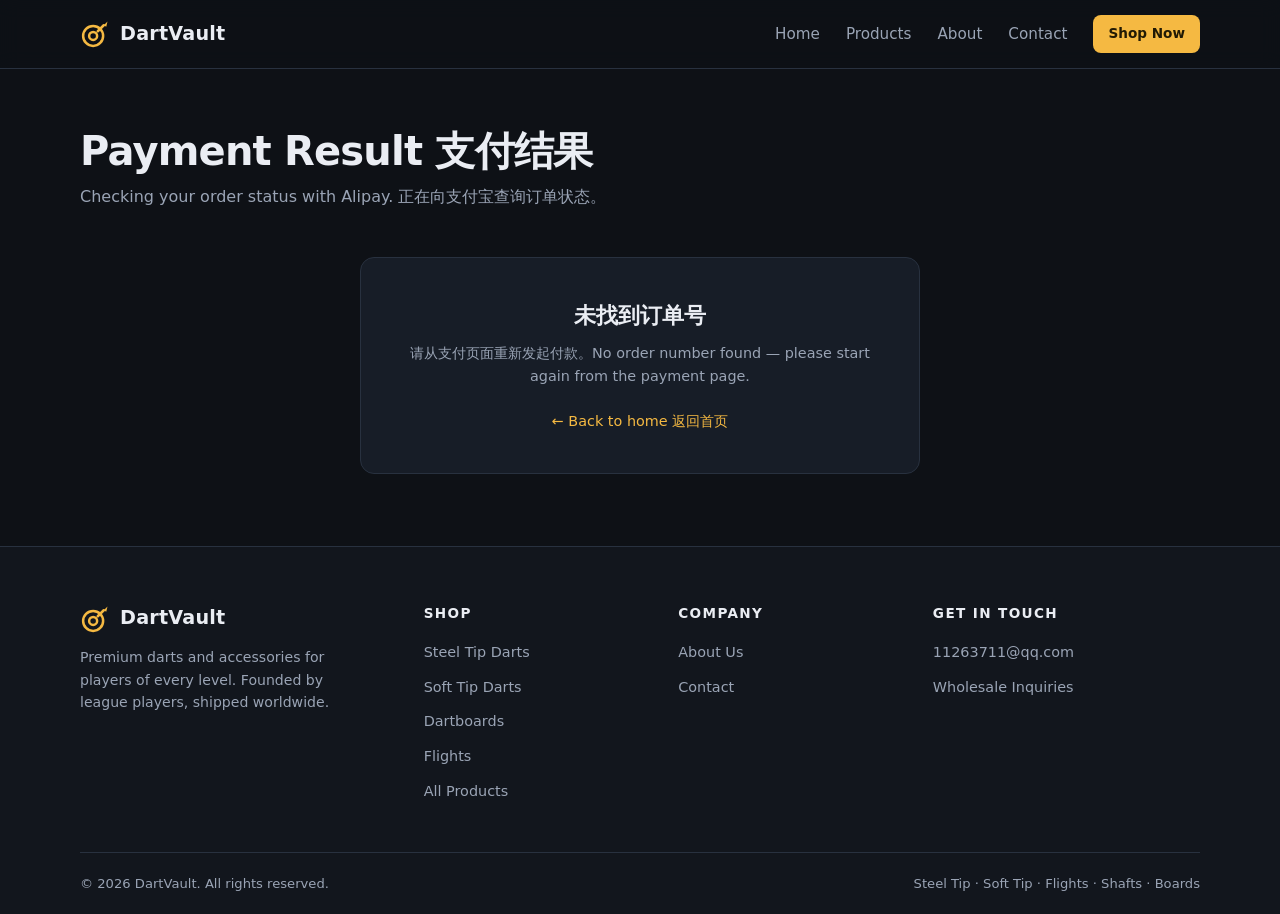
<file: pay-result.html>
<!DOCTYPE html>
<html lang="en">
<head>
<meta charset="UTF-8">
<meta name="viewport" content="width=device-width, initial-scale=1.0">
<title>Payment Result | DartVault</title>
<meta name="robots" content="noindex">
<meta name="theme-color" content="#0e1116">
<link rel="icon" type="image/svg+xml" href="favicon.svg">
<link rel="stylesheet" href="css/style.css">
</head>
<body>
<svg xmlns="http://www.w3.org/2000/svg" style="display:none" aria-hidden="true">
  <symbol id="i-logo" viewBox="0 0 24 24" fill="none" stroke="currentColor" stroke-width="2" stroke-linecap="round" stroke-linejoin="round">
    <circle cx="10.5" cy="13.5" r="8"/>
    <circle cx="10.5" cy="13.5" r="3.2"/>
    <path d="M14.2 9.8L19 5"/>
    <path d="M19 5l3-3-1 4.2z" fill="currentColor" stroke="none"/>
  </symbol>
</svg>
<header class="site-header">
  <div class="container header-inner">
    <a class="brand" href="index.html">
      <svg aria-hidden="true"><use href="#i-logo"/></svg>
      DartVault
    </a>
    <nav class="main-nav" aria-label="Main navigation">
      <a href="index.html">Home</a>
      <a href="products.html">Products</a>
      <a href="about.html">About</a>
      <a href="contact.html">Contact</a>
      <a href="products.html" class="btn btn-primary btn-small nav-cta">Shop Now</a>
    </nav>
    <button class="nav-toggle" aria-label="Toggle menu" aria-expanded="false">
      <svg viewBox="0 0 24 24" width="22" height="22" fill="none" stroke="currentColor" stroke-width="2" stroke-linecap="round"><path d="M4 7h16M4 12h16M4 17h16"/></svg>
    </button>
  </div>
</header>
<main>
  <section class="page-hero">
    <div class="container">
      <h1>Payment Result 支付结果</h1>
      <p>Checking your order status with Alipay. 正在向支付宝查询订单状态。</p>
    </div>
  </section>
  <section class="section" style="padding-top:40px">
    <div class="container">
      <div class="status-box" id="status-box">
        <h2 id="status-title">查询中…</h2>
        <p class="status-detail" id="status-detail">正在查询订单支付状态,请稍候。</p>
        <div class="order-info" id="order-info"></div>
        <p class="status-detail" style="margin-top:18px"><a href="index.html" style="color:var(--accent)">← Back to home 返回首页</a></p>
      </div>
    </div>
  </section>
</main>
<footer class="site-footer">
  <div class="container">
    <div class="footer-grid">
      <div class="footer-brand">
        <a class="brand" href="index.html"><svg aria-hidden="true"><use href="#i-logo"/></svg>DartVault</a>
        <p>Premium darts and accessories for players of every level. Founded by league players, shipped worldwide.</p>
      </div>
      <div>
        <h4>Shop</h4>
        <ul>
          <li><a href="products.html?cat=steel">Steel Tip Darts</a></li>
          <li><a href="products.html?cat=soft">Soft Tip Darts</a></li>
          <li><a href="products.html?cat=boards">Dartboards</a></li>
          <li><a href="products.html?cat=flights">Flights</a></li>
          <li><a href="products.html">All Products</a></li>
        </ul>
      </div>
      <div>
        <h4>Company</h4>
        <ul>
          <li><a href="about.html">About Us</a></li>
          <li><a href="contact.html">Contact</a></li>
        </ul>
      </div>
      <div>
        <h4>Get in Touch</h4>
        <ul>
          <li><a href="mailto:11263711@qq.com">11263711@qq.com</a></li>
          <li><a href="contact.html">Wholesale Inquiries</a></li>
        </ul>
      </div>
    </div>
    <div class="footer-bottom">
      <span>© <span data-year>2026</span> DartVault. All rights reserved.</span>
      <span>Steel Tip · Soft Tip · Flights · Shafts · Boards</span>
    </div>
  </div>
</footer>
<script src="js/main.js"></script>
<script>
(function () {
  var qs = new URLSearchParams(location.search);
  var orderNo = qs.get('out_trade_no') || '';
  if (!orderNo) { try { orderNo = sessionStorage.getItem('lastOrderNo') || ''; } catch (e) {} }
  var box = document.getElementById('status-box');
  var title = document.getElementById('status-title');
  var detail = document.getElementById('status-detail');
  var info = document.getElementById('order-info');
  function esc(s) { return String(s == null ? '' : s).replace(/&/g, '&amp;').replace(/</g, '&lt;').replace(/>/g, '&gt;'); }
  function row(k, v) { return '<div><span>' + esc(k) + '</span><strong>' + esc(v) + '</strong></div>'; }
  function show(t, d, done) {
    title.textContent = t;
    detail.textContent = d;
    if (done) box.classList.add('done');
  }
  if (!orderNo) {
    show('未找到订单号', '请从支付页面重新发起付款。No order number found — please start again from the payment page.');
    return;
  }
  var tries = 0;
  function waiting() {
    show('等待支付…', '订单尚未支付或支付宝正在确认中,本页会自动刷新状态。若您已完成付款,请稍等几秒。');
  }
  function poll() {
    fetch('/api/pay/status?order_no=' + encodeURIComponent(orderNo)).then(function (r) {
      return r.json().then(function (d) { return { ok: r.ok, d: d }; });
    }).then(function (res) {
      if (!res.ok) { show('查询失败', '状态查询出错(' + ((res.d && res.d.error) || 'error') + '),付款如已完成,卖家仍会收到邮件通知。'); return; }
      var d = res.d;
      if (d.found && (d.trade_status === 'TRADE_SUCCESS' || d.trade_status === 'TRADE_FINISHED')) {
        show('支付成功 ✓', '支付已确认!确认邮件已自动发送给卖家,我们会尽快联系您安排发货。Payment confirmed — the seller has been notified by email.');
        info.innerHTML = row('订单号 Order No.', orderNo) + row('商品 Product', d.subject || '') + row('金额 Amount', '¥ ' + (d.total_amount || '')) + row('支付宝交易号 Trade No.', d.trade_no || '');
        return;
      }
      if (d.found && d.trade_status === 'TRADE_CLOSED') {
        show('交易已关闭', '该订单已关闭或退款。This order was closed or refunded.');
        return;
      }
      tries++;
      if (tries > 40) {
        show('仍在等待', '暂时未查询到支付结果。若您已付款,请稍后刷新本页;卖家以支付宝账单和邮件通知为准。');
        return;
      }
      waiting();
      setTimeout(poll, 3000);
    }).catch(function () {
      tries++;
      if (tries > 40) { show('查询超时', '网络问题导致无法确认状态。若您已付款,卖家仍会收到支付宝回调邮件。'); return; }
      setTimeout(poll, 5000);
    });
  }
  waiting();
  poll();
})();
</script>
</body>
</html>
</file>
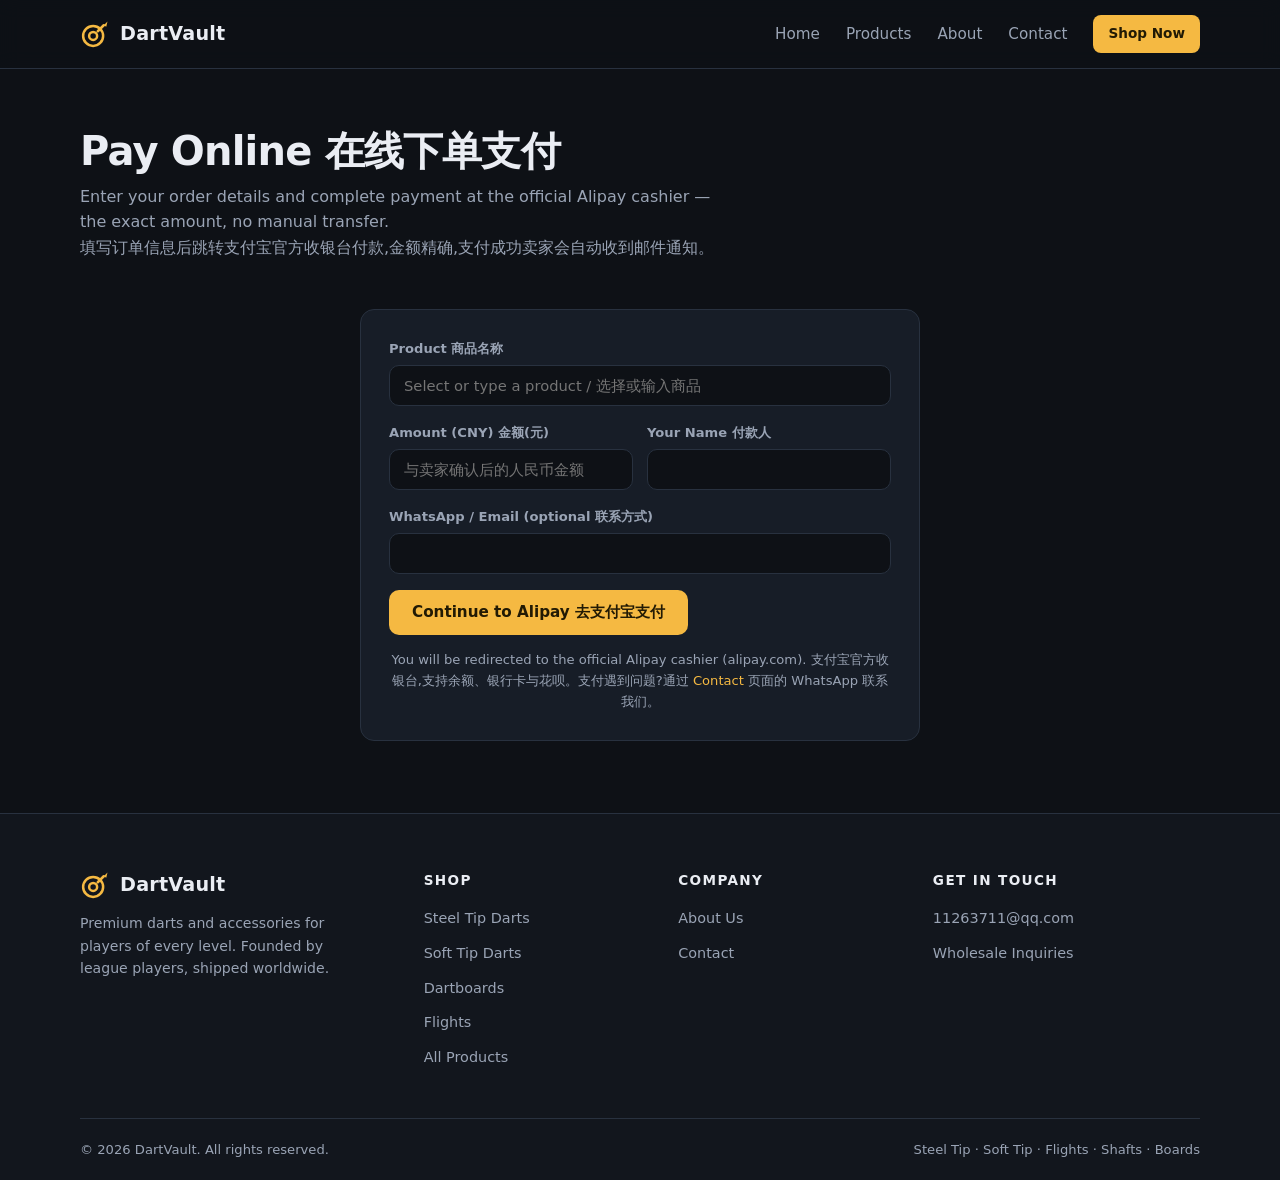
<file: pay.html>
<!DOCTYPE html>
<html lang="en">
<head>
<meta charset="UTF-8">
<meta name="viewport" content="width=device-width, initial-scale=1.0">
<title>Pay Online | DartVault</title>
<meta name="description" content="Pay your DartVault order online with Alipay. Secure checkout via the official Alipay cashier.">
<meta name="robots" content="noindex">
<link rel="canonical" href="https://farflight.cc/pay.html">
<meta name="theme-color" content="#0e1116">
<link rel="icon" type="image/svg+xml" href="favicon.svg">
<link rel="stylesheet" href="css/style.css">
</head>
<body>
<svg xmlns="http://www.w3.org/2000/svg" style="display:none" aria-hidden="true">
  <symbol id="i-logo" viewBox="0 0 24 24" fill="none" stroke="currentColor" stroke-width="2" stroke-linecap="round" stroke-linejoin="round">
    <circle cx="10.5" cy="13.5" r="8"/>
    <circle cx="10.5" cy="13.5" r="3.2"/>
    <path d="M14.2 9.8L19 5"/>
    <path d="M19 5l3-3-1 4.2z" fill="currentColor" stroke="none"/>
  </symbol>
</svg>
<header class="site-header">
  <div class="container header-inner">
    <a class="brand" href="index.html">
      <svg aria-hidden="true"><use href="#i-logo"/></svg>
      DartVault
    </a>
    <nav class="main-nav" aria-label="Main navigation">
      <a href="index.html">Home</a>
      <a href="products.html">Products</a>
      <a href="about.html">About</a>
      <a href="contact.html">Contact</a>
      <a href="products.html" class="btn btn-primary btn-small nav-cta">Shop Now</a>
    </nav>
    <button class="nav-toggle" aria-label="Toggle menu" aria-expanded="false">
      <svg viewBox="0 0 24 24" width="22" height="22" fill="none" stroke="currentColor" stroke-width="2" stroke-linecap="round"><path d="M4 7h16M4 12h16M4 17h16"/></svg>
    </button>
  </div>
</header>
<main>
  <section class="page-hero">
    <div class="container">
      <h1>Pay Online 在线下单支付</h1>
      <p>Enter your order details and complete payment at the official Alipay cashier — the exact amount, no manual transfer.<br>填写订单信息后跳转支付宝官方收银台付款,金额精确,支付成功卖家会自动收到邮件通知。</p>
    </div>
  </section>
  <section class="section" style="padding-top:40px">
    <div class="container">
      <form id="pay-form" class="form-card pay-form" novalidate>
        <div class="pay-msg" id="pay-msg" role="alert"></div>
        <div class="field">
          <label for="subject">Product 商品名称</label>
          <input id="subject" name="subject" list="product-list" type="text" required autocomplete="off" placeholder="Select or type a product / 选择或输入商品">
          <datalist id="product-list">
            <option value="Falcon Steel Tip Darts – 22g"></option>
            <option value="Viper Elite Steel Tip Darts – 24g"></option>
            <option value="Neon Strike Soft Tip Darts – 18g"></option>
            <option value="Compact Soft Tip Darts – 16g"></option>
            <option value="Championship Bristle Dartboard – 18 Inch"></option>
            <option value="Digital Pro Electronic Dartboard"></option>
            <option value="Standard No.6 Flights – Sky"></option>
            <option value="Pear Swirl Flight Pack"></option>
            <option value="Aluminum Shafts – Medium"></option>
            <option value="Nylon Pro Shafts – Short"></option>
            <option value="Pro Dart Case – 3 Sets"></option>
            <option value="Travel Vault Hard Case"></option>
            <option value="Complete Dart Tool Kit"></option>
            <option value="Wall Protector Surround"></option>
            <option value="LED Board Light Ring"></option>
            <option value="Magnetic Checkout Card"></option>
            <option value="Custom Order / 其他商品"></option>
          </datalist>
        </div>
        <div class="form-row">
          <div class="field">
            <label for="amount">Amount (CNY) 金额(元)</label>
            <input id="amount" name="amount" type="number" min="0.01" step="0.01" required placeholder="与卖家确认后的人民币金额">
          </div>
          <div class="field">
            <label for="payerName">Your Name 付款人</label>
            <input id="payerName" name="payerName" type="text" required maxlength="50">
          </div>
        </div>
        <div class="field">
          <label for="contact">WhatsApp / Email (optional 联系方式)</label>
          <input id="contact" name="contact" type="text" maxlength="100">
        </div>
        <button class="btn btn-primary" type="submit" id="pay-btn">Continue to Alipay 去支付宝支付</button>
        <p class="pay-tip">You will be redirected to the official Alipay cashier (alipay.com). 支付宝官方收银台,支持余额、银行卡与花呗。支付遇到问题?通过 <a href="contact.html" style="color:var(--accent)">Contact</a> 页面的 WhatsApp 联系我们。</p>
      </form>
    </div>
  </section>
</main>
<footer class="site-footer">
  <div class="container">
    <div class="footer-grid">
      <div class="footer-brand">
        <a class="brand" href="index.html"><svg aria-hidden="true"><use href="#i-logo"/></svg>DartVault</a>
        <p>Premium darts and accessories for players of every level. Founded by league players, shipped worldwide.</p>
      </div>
      <div>
        <h4>Shop</h4>
        <ul>
          <li><a href="products.html?cat=steel">Steel Tip Darts</a></li>
          <li><a href="products.html?cat=soft">Soft Tip Darts</a></li>
          <li><a href="products.html?cat=boards">Dartboards</a></li>
          <li><a href="products.html?cat=flights">Flights</a></li>
          <li><a href="products.html">All Products</a></li>
        </ul>
      </div>
      <div>
        <h4>Company</h4>
        <ul>
          <li><a href="about.html">About Us</a></li>
          <li><a href="contact.html">Contact</a></li>
        </ul>
      </div>
      <div>
        <h4>Get in Touch</h4>
        <ul>
          <li><a href="mailto:11263711@qq.com">11263711@qq.com</a></li>
          <li><a href="contact.html">Wholesale Inquiries</a></li>
        </ul>
      </div>
    </div>
    <div class="footer-bottom">
      <span>© <span data-year>2026</span> DartVault. All rights reserved.</span>
      <span>Steel Tip · Soft Tip · Flights · Shafts · Boards</span>
    </div>
  </div>
</footer>
<script src="js/main.js"></script>
<script>
(function () {
  var form = document.getElementById('pay-form');
  var msg = document.getElementById('pay-msg');
  var btn = document.getElementById('pay-btn');
  var errMsgs = {
    not_configured: '支付功能暂未开通,请联系卖家完成配置。Payment is not configured yet.',
    invalid_amount: '金额格式不正确,请输入不小于 0.01 的数字。Invalid amount.',
    missing_subject: '请填写商品名称。Please fill in the product name.',
    bad_request: '请求格式错误,请刷新重试。Bad request.',
    network: '网络错误,请重试。Network error, please retry.'
  };
  function showErr(key) {
    msg.textContent = errMsgs[key] || (errMsgs.network + ' (' + key + ')');
    msg.style.display = 'block';
    btn.disabled = false;
    btn.textContent = 'Continue to Alipay 去支付宝支付';
  }
  form.addEventListener('submit', function (e) {
    e.preventDefault();
    msg.style.display = 'none';
    btn.disabled = true;
    btn.textContent = 'Creating order 正在创建订单…';
    fetch('/api/pay/create', {
      method: 'POST',
      headers: { 'Content-Type': 'application/json' },
      body: JSON.stringify({
        subject: document.getElementById('subject').value,
        amount: document.getElementById('amount').value,
        payerName: document.getElementById('payerName').value,
        contact: document.getElementById('contact').value
      })
    }).then(function (r) {
      return r.json().then(function (d) { return { ok: r.ok, d: d }; });
    }).then(function (res) {
      if (!res.ok) { showErr(res.d && res.d.error); return; }
      try { sessionStorage.setItem('lastOrderNo', res.d.orderNo); } catch (err) {}
      var f = document.createElement('form');
      f.action = res.d.action;
      f.method = 'POST';
      Object.keys(res.d.params).forEach(function (k) {
        var i = document.createElement('input');
        i.type = 'hidden';
        i.name = k;
        i.value = res.d.params[k];
        f.appendChild(i);
      });
      document.body.appendChild(f);
      f.submit();
    }).catch(function () { showErr('network'); });
  });
})();
</script>
</body>
</html>
</file>
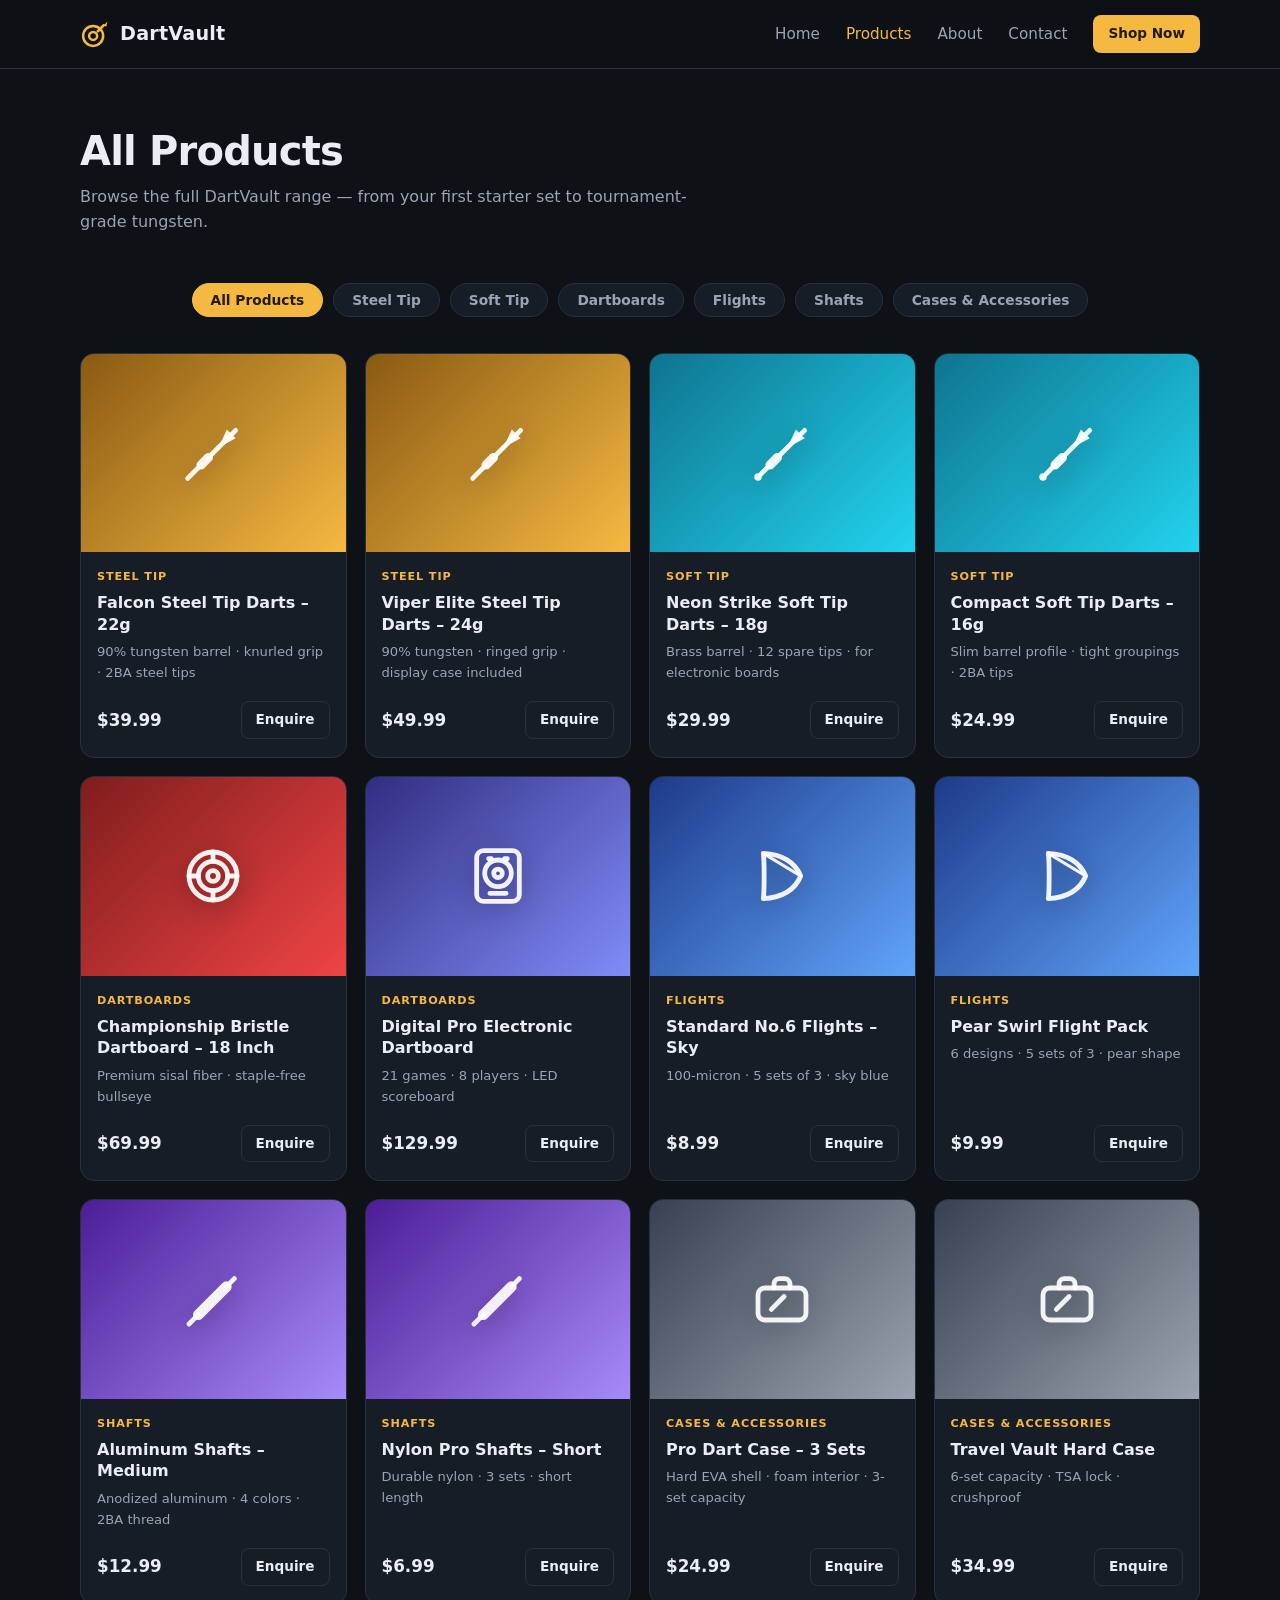
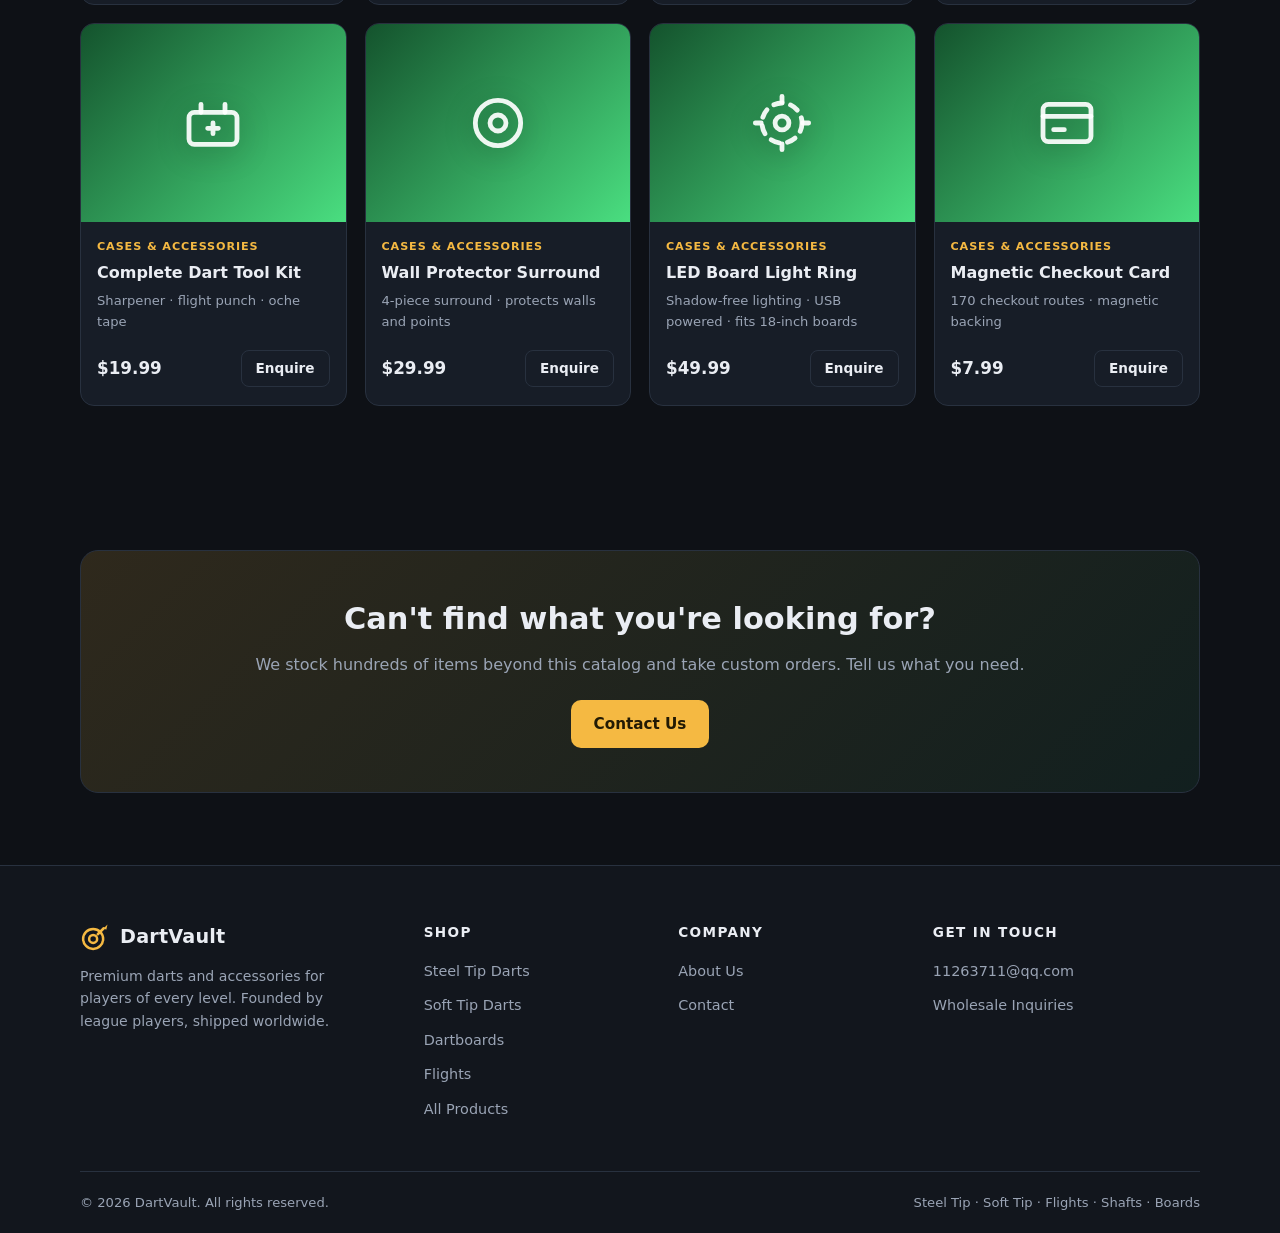
<file: products.html>
<!DOCTYPE html>
<html lang="en">
<head>
<meta charset="UTF-8">
<meta name="viewport" content="width=device-width, initial-scale=1.0">
<title>All Products – Darts, Boards, Flights, Shafts &amp; Accessories | DartVault</title>
<meta name="description" content="Browse the full DartVault range: steel tip and soft tip darts, bristle and electronic dartboards, flights, shafts, cases and accessories.">
<link rel="canonical" href="https://farflight.cc/products.html">
<meta name="theme-color" content="#0e1116">
<meta property="og:type" content="website">
<meta property="og:site_name" content="DartVault">
<meta property="og:title" content="All Products | DartVault">
<meta property="og:description" content="Steel tip and soft tip darts, boards, flights, shafts, cases and accessories.">
<meta property="og:url" content="https://farflight.cc/products.html">
<meta name="twitter:card" content="summary">
<link rel="icon" type="image/svg+xml" href="favicon.svg">
<link rel="stylesheet" href="css/style.css">
<script type="application/ld+json">
{
  "@context": "https://schema.org",
  "@type": "ItemList",
  "itemListElement": [
    {"@type": "ListItem", "position": 1, "item": {"@type": "Product", "name": "Falcon Steel Tip Darts – 22g", "offers": {"@type": "Offer", "priceCurrency": "USD", "price": "39.99", "availability": "https://schema.org/InStock"}}},
    {"@type": "ListItem", "position": 2, "item": {"@type": "Product", "name": "Viper Elite Steel Tip Darts – 24g", "offers": {"@type": "Offer", "priceCurrency": "USD", "price": "49.99", "availability": "https://schema.org/InStock"}}},
    {"@type": "ListItem", "position": 3, "item": {"@type": "Product", "name": "Neon Strike Soft Tip Darts – 18g", "offers": {"@type": "Offer", "priceCurrency": "USD", "price": "29.99", "availability": "https://schema.org/InStock"}}},
    {"@type": "ListItem", "position": 4, "item": {"@type": "Product", "name": "Compact Soft Tip Darts – 16g", "offers": {"@type": "Offer", "priceCurrency": "USD", "price": "24.99", "availability": "https://schema.org/InStock"}}},
    {"@type": "ListItem", "position": 5, "item": {"@type": "Product", "name": "Championship Bristle Dartboard – 18 Inch", "offers": {"@type": "Offer", "priceCurrency": "USD", "price": "69.99", "availability": "https://schema.org/InStock"}}},
    {"@type": "ListItem", "position": 6, "item": {"@type": "Product", "name": "Digital Pro Electronic Dartboard", "offers": {"@type": "Offer", "priceCurrency": "USD", "price": "129.99", "availability": "https://schema.org/InStock"}}},
    {"@type": "ListItem", "position": 7, "item": {"@type": "Product", "name": "Standard No.6 Flights – Sky", "offers": {"@type": "Offer", "priceCurrency": "USD", "price": "8.99", "availability": "https://schema.org/InStock"}}},
    {"@type": "ListItem", "position": 8, "item": {"@type": "Product", "name": "Pear Swirl Flight Pack", "offers": {"@type": "Offer", "priceCurrency": "USD", "price": "9.99", "availability": "https://schema.org/InStock"}}},
    {"@type": "ListItem", "position": 9, "item": {"@type": "Product", "name": "Aluminum Shafts – Medium", "offers": {"@type": "Offer", "priceCurrency": "USD", "price": "12.99", "availability": "https://schema.org/InStock"}}},
    {"@type": "ListItem", "position": 10, "item": {"@type": "Product", "name": "Nylon Pro Shafts – Short", "offers": {"@type": "Offer", "priceCurrency": "USD", "price": "6.99", "availability": "https://schema.org/InStock"}}},
    {"@type": "ListItem", "position": 11, "item": {"@type": "Product", "name": "Pro Dart Case – 3 Sets", "offers": {"@type": "Offer", "priceCurrency": "USD", "price": "24.99", "availability": "https://schema.org/InStock"}}},
    {"@type": "ListItem", "position": 12, "item": {"@type": "Product", "name": "Travel Vault Hard Case", "offers": {"@type": "Offer", "priceCurrency": "USD", "price": "34.99", "availability": "https://schema.org/InStock"}}},
    {"@type": "ListItem", "position": 13, "item": {"@type": "Product", "name": "Complete Dart Tool Kit", "offers": {"@type": "Offer", "priceCurrency": "USD", "price": "19.99", "availability": "https://schema.org/InStock"}}},
    {"@type": "ListItem", "position": 14, "item": {"@type": "Product", "name": "Wall Protector Surround", "offers": {"@type": "Offer", "priceCurrency": "USD", "price": "29.99", "availability": "https://schema.org/InStock"}}},
    {"@type": "ListItem", "position": 15, "item": {"@type": "Product", "name": "LED Board Light Ring", "offers": {"@type": "Offer", "priceCurrency": "USD", "price": "49.99", "availability": "https://schema.org/InStock"}}},
    {"@type": "ListItem", "position": 16, "item": {"@type": "Product", "name": "Magnetic Checkout Card", "offers": {"@type": "Offer", "priceCurrency": "USD", "price": "7.99", "availability": "https://schema.org/InStock"}}}
  ]
}
</script>
</head>
<body>
<svg xmlns="http://www.w3.org/2000/svg" style="display:none" aria-hidden="true">
  <symbol id="i-logo" viewBox="0 0 24 24" fill="none" stroke="currentColor" stroke-width="2" stroke-linecap="round" stroke-linejoin="round">
    <circle cx="10.5" cy="13.5" r="8"/>
    <circle cx="10.5" cy="13.5" r="3.2"/>
    <path d="M14.2 9.8L19 5"/>
    <path d="M19 5l3-3-1 4.2z" fill="currentColor" stroke="none"/>
  </symbol>
  <symbol id="i-dart" viewBox="0 0 24 24" fill="none" stroke="currentColor" stroke-width="1.8" stroke-linecap="round" stroke-linejoin="round">
    <path d="M2.5 21.5l5-5"/>
    <path d="M7.5 16.5l2.8-2.8" stroke-width="3.4"/>
    <path d="M10.3 13.7L14 10"/>
    <path d="M14 10l6.5-6.5"/>
    <path d="M14 10l3.2-6.8 3.3 3.3z" fill="currentColor" stroke="none"/>
  </symbol>
  <symbol id="i-dart-soft" viewBox="0 0 24 24" fill="none" stroke="currentColor" stroke-width="1.8" stroke-linecap="round" stroke-linejoin="round">
    <circle cx="3" cy="21" r="1.4" fill="currentColor" stroke="none"/>
    <path d="M4 20l3.5-3.5"/>
    <path d="M7.5 16.5l2.8-2.8" stroke-width="3.4"/>
    <path d="M10.3 13.7L14 10"/>
    <path d="M14 10l6.5-6.5"/>
    <path d="M14 10l3.2-6.8 3.3 3.3z" fill="currentColor" stroke="none"/>
  </symbol>
  <symbol id="i-flight" viewBox="0 0 24 24" fill="none" stroke="currentColor" stroke-width="1.8" stroke-linecap="round" stroke-linejoin="round">
    <path d="M5 3.5c7 .3 12 3.4 14 8.5-2 5.1-7 8.2-14 8.5.4-2.9.4-14.1 0-17z"/>
    <path d="M5 3.5l14 8.5" stroke-width="1.2"/>
  </symbol>
  <symbol id="i-shaft" viewBox="0 0 24 24" fill="none" stroke="currentColor" stroke-width="1.8" stroke-linecap="round" stroke-linejoin="round">
    <path d="M3 21l3.5-3.5"/>
    <path d="M6.5 17.5L17 7" stroke-width="4"/>
    <path d="M17 7l3-3"/>
  </symbol>
  <symbol id="i-board" viewBox="0 0 24 24" fill="none" stroke="currentColor" stroke-width="1.8" stroke-linecap="round" stroke-linejoin="round">
    <circle cx="12" cy="12" r="9"/>
    <circle cx="12" cy="12" r="5.5"/>
    <circle cx="12" cy="12" r="2"/>
    <path d="M12 3v3.5M12 17.5V21M3 12h3.5M17.5 12H21"/>
  </symbol>
  <symbol id="i-eboard" viewBox="0 0 24 24" fill="none" stroke="currentColor" stroke-width="1.8" stroke-linecap="round" stroke-linejoin="round">
    <rect x="4" y="2.5" width="16" height="19" rx="2.5"/>
    <circle cx="12" cy="11" r="5"/>
    <circle cx="12" cy="11" r="1.6"/>
    <path d="M9 18.5h6"/>
    <path d="M8.5 5.5h1M14.5 5.5h1"/>
  </symbol>
  <symbol id="i-case" viewBox="0 0 24 24" fill="none" stroke="currentColor" stroke-width="1.8" stroke-linecap="round" stroke-linejoin="round">
    <rect x="3" y="7.5" width="18" height="12" rx="2.5"/>
    <path d="M9 7.5V6a2 2 0 012-2h2a2 2 0 012 2v1.5"/>
    <path d="M8 15.5l3.2-3.2M11.2 12.3l1.6-1.6"/>
  </symbol>
  <symbol id="i-toolkit" viewBox="0 0 24 24" fill="none" stroke="currentColor" stroke-width="1.8" stroke-linecap="round" stroke-linejoin="round">
    <rect x="3" y="8" width="18" height="12" rx="2"/>
    <path d="M12 12v4M10 14h4"/>
    <path d="M7.5 8V5M16.5 8V5"/>
  </symbol>
  <symbol id="i-surround" viewBox="0 0 24 24" fill="none" stroke="currentColor" stroke-width="1.8">
    <circle cx="12" cy="12" r="8.5"/>
    <circle cx="12" cy="12" r="3"/>
  </symbol>
  <symbol id="i-light" viewBox="0 0 24 24" fill="none" stroke="currentColor" stroke-width="1.8" stroke-linecap="round">
    <circle cx="12" cy="12" r="7.5" stroke-dasharray="3.2 3.2"/>
    <circle cx="12" cy="12" r="2.6"/>
    <path d="M12 2v2.2M12 19.8V22M2 12h2.2M19.8 12H22"/>
  </symbol>
  <symbol id="i-card" viewBox="0 0 24 24" fill="none" stroke="currentColor" stroke-width="1.8" stroke-linecap="round" stroke-linejoin="round">
    <rect x="3" y="5" width="18" height="14" rx="2"/>
    <path d="M3 9.5h18M7 14.5h4"/>
  </symbol>
</svg>
<header class="site-header">
  <div class="container header-inner">
    <a class="brand" href="index.html">
      <svg aria-hidden="true"><use href="#i-logo"/></svg>
      DartVault
    </a>
    <nav class="main-nav" aria-label="Main navigation">
      <a href="index.html">Home</a>
      <a href="products.html" class="active">Products</a>
      <a href="about.html">About</a>
      <a href="contact.html">Contact</a>
      <a href="products.html" class="btn btn-primary btn-small nav-cta">Shop Now</a>
    </nav>
    <button class="nav-toggle" aria-label="Toggle menu" aria-expanded="false">
      <svg viewBox="0 0 24 24" width="22" height="22" fill="none" stroke="currentColor" stroke-width="2" stroke-linecap="round"><path d="M4 7h16M4 12h16M4 17h16"/></svg>
    </button>
  </div>
</header>
<main>
  <section class="page-hero">
    <div class="container">
      <h1>All Products</h1>
      <p>Browse the full DartVault range — from your first starter set to tournament-grade tungsten.</p>
    </div>
  </section>
  <section class="section" style="padding-top:40px">
    <div class="container">
      <div class="filter-bar" role="group" aria-label="Filter products by category">
        <button class="filter-btn active" data-filter="all">All Products</button>
        <button class="filter-btn" data-filter="steel">Steel Tip</button>
        <button class="filter-btn" data-filter="soft">Soft Tip</button>
        <button class="filter-btn" data-filter="boards">Dartboards</button>
        <button class="filter-btn" data-filter="flights">Flights</button>
        <button class="filter-btn" data-filter="shafts">Shafts</button>
        <button class="filter-btn" data-filter="acc">Cases &amp; Accessories</button>
      </div>
      <div class="product-grid">
        <article class="product-card" data-cat="steel">
          <div class="product-thumb thumb-steel"><svg aria-hidden="true"><use href="#i-dart"/></svg></div>
          <div class="product-body">
            <span class="product-tag">Steel Tip</span>
            <h3>Falcon Steel Tip Darts – 22g</h3>
            <p class="product-spec">90% tungsten barrel · knurled grip · 2BA steel tips</p>
            <div class="product-foot"><span class="price">$39.99</span><a class="btn btn-ghost btn-small" href="contact.html">Enquire</a></div>
          </div>
        </article>
        <article class="product-card" data-cat="steel">
          <div class="product-thumb thumb-steel"><svg aria-hidden="true"><use href="#i-dart"/></svg></div>
          <div class="product-body">
            <span class="product-tag">Steel Tip</span>
            <h3>Viper Elite Steel Tip Darts – 24g</h3>
            <p class="product-spec">90% tungsten · ringed grip · display case included</p>
            <div class="product-foot"><span class="price">$49.99</span><a class="btn btn-ghost btn-small" href="contact.html">Enquire</a></div>
          </div>
        </article>
        <article class="product-card" data-cat="soft">
          <div class="product-thumb thumb-soft"><svg aria-hidden="true"><use href="#i-dart-soft"/></svg></div>
          <div class="product-body">
            <span class="product-tag">Soft Tip</span>
            <h3>Neon Strike Soft Tip Darts – 18g</h3>
            <p class="product-spec">Brass barrel · 12 spare tips · for electronic boards</p>
            <div class="product-foot"><span class="price">$29.99</span><a class="btn btn-ghost btn-small" href="contact.html">Enquire</a></div>
          </div>
        </article>
        <article class="product-card" data-cat="soft">
          <div class="product-thumb thumb-soft"><svg aria-hidden="true"><use href="#i-dart-soft"/></svg></div>
          <div class="product-body">
            <span class="product-tag">Soft Tip</span>
            <h3>Compact Soft Tip Darts – 16g</h3>
            <p class="product-spec">Slim barrel profile · tight groupings · 2BA tips</p>
            <div class="product-foot"><span class="price">$24.99</span><a class="btn btn-ghost btn-small" href="contact.html">Enquire</a></div>
          </div>
        </article>
        <article class="product-card" data-cat="boards">
          <div class="product-thumb thumb-board"><svg aria-hidden="true"><use href="#i-board"/></svg></div>
          <div class="product-body">
            <span class="product-tag">Dartboards</span>
            <h3>Championship Bristle Dartboard – 18 Inch</h3>
            <p class="product-spec">Premium sisal fiber · staple-free bullseye</p>
            <div class="product-foot"><span class="price">$69.99</span><a class="btn btn-ghost btn-small" href="contact.html">Enquire</a></div>
          </div>
        </article>
        <article class="product-card" data-cat="boards">
          <div class="product-thumb thumb-eboard"><svg aria-hidden="true"><use href="#i-eboard"/></svg></div>
          <div class="product-body">
            <span class="product-tag">Dartboards</span>
            <h3>Digital Pro Electronic Dartboard</h3>
            <p class="product-spec">21 games · 8 players · LED scoreboard</p>
            <div class="product-foot"><span class="price">$129.99</span><a class="btn btn-ghost btn-small" href="contact.html">Enquire</a></div>
          </div>
        </article>
        <article class="product-card" data-cat="flights">
          <div class="product-thumb thumb-flight"><svg aria-hidden="true"><use href="#i-flight"/></svg></div>
          <div class="product-body">
            <span class="product-tag">Flights</span>
            <h3>Standard No.6 Flights – Sky</h3>
            <p class="product-spec">100-micron · 5 sets of 3 · sky blue</p>
            <div class="product-foot"><span class="price">$8.99</span><a class="btn btn-ghost btn-small" href="contact.html">Enquire</a></div>
          </div>
        </article>
        <article class="product-card" data-cat="flights">
          <div class="product-thumb thumb-flight"><svg aria-hidden="true"><use href="#i-flight"/></svg></div>
          <div class="product-body">
            <span class="product-tag">Flights</span>
            <h3>Pear Swirl Flight Pack</h3>
            <p class="product-spec">6 designs · 5 sets of 3 · pear shape</p>
            <div class="product-foot"><span class="price">$9.99</span><a class="btn btn-ghost btn-small" href="contact.html">Enquire</a></div>
          </div>
        </article>
        <article class="product-card" data-cat="shafts">
          <div class="product-thumb thumb-shaft"><svg aria-hidden="true"><use href="#i-shaft"/></svg></div>
          <div class="product-body">
            <span class="product-tag">Shafts</span>
            <h3>Aluminum Shafts – Medium</h3>
            <p class="product-spec">Anodized aluminum · 4 colors · 2BA thread</p>
            <div class="product-foot"><span class="price">$12.99</span><a class="btn btn-ghost btn-small" href="contact.html">Enquire</a></div>
          </div>
        </article>
        <article class="product-card" data-cat="shafts">
          <div class="product-thumb thumb-shaft"><svg aria-hidden="true"><use href="#i-shaft"/></svg></div>
          <div class="product-body">
            <span class="product-tag">Shafts</span>
            <h3>Nylon Pro Shafts – Short</h3>
            <p class="product-spec">Durable nylon · 3 sets · short length</p>
            <div class="product-foot"><span class="price">$6.99</span><a class="btn btn-ghost btn-small" href="contact.html">Enquire</a></div>
          </div>
        </article>
        <article class="product-card" data-cat="acc">
          <div class="product-thumb thumb-case"><svg aria-hidden="true"><use href="#i-case"/></svg></div>
          <div class="product-body">
            <span class="product-tag">Cases &amp; Accessories</span>
            <h3>Pro Dart Case – 3 Sets</h3>
            <p class="product-spec">Hard EVA shell · foam interior · 3-set capacity</p>
            <div class="product-foot"><span class="price">$24.99</span><a class="btn btn-ghost btn-small" href="contact.html">Enquire</a></div>
          </div>
        </article>
        <article class="product-card" data-cat="acc">
          <div class="product-thumb thumb-case"><svg aria-hidden="true"><use href="#i-case"/></svg></div>
          <div class="product-body">
            <span class="product-tag">Cases &amp; Accessories</span>
            <h3>Travel Vault Hard Case</h3>
            <p class="product-spec">6-set capacity · TSA lock · crushproof</p>
            <div class="product-foot"><span class="price">$34.99</span><a class="btn btn-ghost btn-small" href="contact.html">Enquire</a></div>
          </div>
        </article>
        <article class="product-card" data-cat="acc">
          <div class="product-thumb thumb-acc"><svg aria-hidden="true"><use href="#i-toolkit"/></svg></div>
          <div class="product-body">
            <span class="product-tag">Cases &amp; Accessories</span>
            <h3>Complete Dart Tool Kit</h3>
            <p class="product-spec">Sharpener · flight punch · oche tape</p>
            <div class="product-foot"><span class="price">$19.99</span><a class="btn btn-ghost btn-small" href="contact.html">Enquire</a></div>
          </div>
        </article>
        <article class="product-card" data-cat="acc">
          <div class="product-thumb thumb-acc"><svg aria-hidden="true"><use href="#i-surround"/></svg></div>
          <div class="product-body">
            <span class="product-tag">Cases &amp; Accessories</span>
            <h3>Wall Protector Surround</h3>
            <p class="product-spec">4-piece surround · protects walls and points</p>
            <div class="product-foot"><span class="price">$29.99</span><a class="btn btn-ghost btn-small" href="contact.html">Enquire</a></div>
          </div>
        </article>
        <article class="product-card" data-cat="acc">
          <div class="product-thumb thumb-acc"><svg aria-hidden="true"><use href="#i-light"/></svg></div>
          <div class="product-body">
            <span class="product-tag">Cases &amp; Accessories</span>
            <h3>LED Board Light Ring</h3>
            <p class="product-spec">Shadow-free lighting · USB powered · fits 18-inch boards</p>
            <div class="product-foot"><span class="price">$49.99</span><a class="btn btn-ghost btn-small" href="contact.html">Enquire</a></div>
          </div>
        </article>
        <article class="product-card" data-cat="acc">
          <div class="product-thumb thumb-acc"><svg aria-hidden="true"><use href="#i-card"/></svg></div>
          <div class="product-body">
            <span class="product-tag">Cases &amp; Accessories</span>
            <h3>Magnetic Checkout Card</h3>
            <p class="product-spec">170 checkout routes · magnetic backing</p>
            <div class="product-foot"><span class="price">$7.99</span><a class="btn btn-ghost btn-small" href="contact.html">Enquire</a></div>
          </div>
        </article>
      </div>
    </div>
  </section>
  <section class="section">
    <div class="container">
      <div class="cta-band">
        <h2>Can't find what you're looking for?</h2>
        <p>We stock hundreds of items beyond this catalog and take custom orders. Tell us what you need.</p>
        <a class="btn btn-primary" href="contact.html">Contact Us</a>
      </div>
    </div>
  </section>
</main>
<footer class="site-footer">
  <div class="container">
    <div class="footer-grid">
      <div class="footer-brand">
        <a class="brand" href="index.html"><svg aria-hidden="true"><use href="#i-logo"/></svg>DartVault</a>
        <p>Premium darts and accessories for players of every level. Founded by league players, shipped worldwide.</p>
      </div>
      <div>
        <h4>Shop</h4>
        <ul>
          <li><a href="products.html?cat=steel">Steel Tip Darts</a></li>
          <li><a href="products.html?cat=soft">Soft Tip Darts</a></li>
          <li><a href="products.html?cat=boards">Dartboards</a></li>
          <li><a href="products.html?cat=flights">Flights</a></li>
          <li><a href="products.html">All Products</a></li>
        </ul>
      </div>
      <div>
        <h4>Company</h4>
        <ul>
          <li><a href="about.html">About Us</a></li>
          <li><a href="contact.html">Contact</a></li>
        </ul>
      </div>
      <div>
        <h4>Get in Touch</h4>
        <ul>
          <li><a href="mailto:11263711@qq.com">11263711@qq.com</a></li>
          <li><a href="contact.html">Wholesale Inquiries</a></li>
        </ul>
      </div>
    </div>
    <div class="footer-bottom">
      <span>© <span data-year>2026</span> DartVault. All rights reserved.</span>
      <span>Steel Tip · Soft Tip · Flights · Shafts · Boards</span>
    </div>
  </div>
</footer>
<script src="js/main.js"></script>
</body>
</html>
</file>
<file: css/style.css>
:root{
  --bg:#0e1116;
  --bg-soft:#12161d;
  --card:#171d27;
  --line:#28313f;
  --text:#eaedf3;
  --muted:#9aa4b5;
  --accent:#f5b942;
  --accent-ink:#221a04;
  --red:#e5484d;
  --green:#33a06f;
  --radius:14px;
  --shadow:0 12px 32px rgba(0,0,0,.35);
  --font:ui-sans-serif,system-ui,-apple-system,"Segoe UI",Roboto,"Helvetica Neue",Arial,sans-serif;
}
*{box-sizing:border-box;margin:0;padding:0}
html{scroll-behavior:smooth}
body{font-family:var(--font);background:var(--bg);color:var(--text);line-height:1.6;-webkit-font-smoothing:antialiased}
img,svg{display:block;max-width:100%}
a{color:inherit;text-decoration:none}
[hidden]{display:none!important}
.container{width:min(1120px,92%);margin:0 auto}

.site-header{position:sticky;top:0;z-index:50;background:rgba(14,17,22,.85);backdrop-filter:blur(10px);border-bottom:1px solid var(--line)}
.header-inner{display:flex;align-items:center;justify-content:space-between;height:68px}
.brand{display:flex;align-items:center;gap:10px;font-weight:800;font-size:1.2rem;letter-spacing:.2px}
.brand svg{width:30px;height:30px;color:var(--accent);flex:none}
.main-nav{display:flex;align-items:center;gap:26px;font-size:.95rem;color:var(--muted)}
.main-nav a:hover{color:var(--text)}
.main-nav a.active{color:var(--accent)}
.nav-toggle{display:none;background:none;border:1px solid var(--line);color:var(--text);border-radius:8px;padding:7px 10px;cursor:pointer}

.btn{display:inline-flex;align-items:center;justify-content:center;gap:8px;padding:11px 22px;border-radius:10px;font-weight:700;font-size:.95rem;border:1px solid transparent;cursor:pointer;transition:all .2s;font-family:inherit}
.btn-primary{background:var(--accent);color:var(--accent-ink)}
.btn-primary:hover{filter:brightness(1.08)}
.btn-ghost{border-color:var(--line);color:var(--text)}
.btn-ghost:hover{border-color:var(--accent);color:var(--accent)}
.btn-small{padding:7px 14px;font-size:.85rem;border-radius:8px}

.hero{position:relative;overflow:hidden;border-bottom:1px solid var(--line);background:radial-gradient(900px 500px at 85% -10%,rgba(245,185,66,.12),transparent 60%),radial-gradient(700px 500px at -10% 110%,rgba(51,160,111,.1),transparent 60%)}
.hero-inner{display:grid;grid-template-columns:1.15fr .85fr;gap:40px;align-items:center;padding:72px 0}
.eyebrow{display:inline-block;font-size:.78rem;font-weight:700;letter-spacing:.14em;text-transform:uppercase;color:var(--accent);border:1px solid rgba(245,185,66,.35);border-radius:999px;padding:5px 12px;margin-bottom:18px}
h1{font-size:clamp(2.2rem,4.6vw,3.4rem);line-height:1.12;letter-spacing:-.02em;font-weight:800}
.hero .lead{color:var(--muted);font-size:1.08rem;max-width:520px;margin:18px 0 28px}
.hero-actions{display:flex;gap:12px;flex-wrap:wrap}
.hero-stats{display:flex;gap:34px;margin-top:38px;flex-wrap:wrap}
.hero-stats div strong{display:block;font-size:1.15rem}
.hero-stats div span{font-size:.8rem;color:var(--muted)}
.hero-art{position:relative}
.hero-art svg{width:100%;max-width:420px;margin:0 auto;filter:drop-shadow(0 18px 40px rgba(0,0,0,.45))}

.stats-strip{border-bottom:1px solid var(--line);background:var(--bg-soft)}
.stats-grid{display:grid;grid-template-columns:repeat(4,1fr);padding:34px 0;text-align:center}
.stats-grid strong{display:block;font-size:1.7rem;color:var(--accent)}
.stats-grid span{font-size:.85rem;color:var(--muted)}

.section{padding:72px 0}
.section-alt{background:var(--bg-soft);border-bottom:1px solid var(--line)}
.section-head{text-align:center;max-width:640px;margin:0 auto 44px}
.section-head h2{font-size:clamp(1.6rem,3vw,2.2rem);letter-spacing:-.01em}
.section-head p{color:var(--muted);margin-top:10px}
.section-link{text-align:center}
.link-more{display:inline-block;margin-top:34px;color:var(--accent);font-weight:600;font-size:.95rem}
.link-more:hover{text-decoration:underline}

.cat-grid{display:grid;grid-template-columns:repeat(3,1fr);gap:18px}
.cat-card{background:var(--card);border:1px solid var(--line);border-radius:var(--radius);padding:26px;display:flex;gap:16px;align-items:flex-start;transition:all .2s}
.cat-card:hover{border-color:var(--accent);transform:translateY(-3px)}
.cat-card svg{width:34px;height:34px;color:var(--accent);flex:none}
.cat-card h3{font-size:1.02rem;margin-bottom:4px}
.cat-card p{font-size:.86rem;color:var(--muted)}

.product-grid{display:grid;grid-template-columns:repeat(4,1fr);gap:18px}
.product-card{background:var(--card);border:1px solid var(--line);border-radius:var(--radius);overflow:hidden;display:flex;flex-direction:column;transition:all .2s}
.product-card:hover{border-color:var(--accent);transform:translateY(-4px);box-shadow:var(--shadow)}
.product-thumb{aspect-ratio:4/3;display:flex;align-items:center;justify-content:center}
.product-thumb svg{width:64px;height:64px;color:rgba(255,255,255,.92);filter:drop-shadow(0 6px 14px rgba(0,0,0,.35))}
.thumb-steel{background:linear-gradient(135deg,#8a5a12,#f5b942)}
.thumb-soft{background:linear-gradient(135deg,#0e7490,#22d3ee)}
.thumb-board{background:linear-gradient(135deg,#7f1d1d,#ef4444)}
.thumb-eboard{background:linear-gradient(135deg,#312e81,#818cf8)}
.thumb-flight{background:linear-gradient(135deg,#1e3a8a,#60a5fa)}
.thumb-shaft{background:linear-gradient(135deg,#4c1d95,#a78bfa)}
.thumb-case{background:linear-gradient(135deg,#374151,#9ca3af)}
.thumb-acc{background:linear-gradient(135deg,#14532d,#4ade80)}
.product-body{padding:16px 16px 18px;display:flex;flex-direction:column;gap:6px;flex:1}
.product-tag{font-size:.7rem;font-weight:700;letter-spacing:.08em;text-transform:uppercase;color:var(--accent)}
.product-body h3{font-size:1rem;line-height:1.35}
.product-spec{font-size:.82rem;color:var(--muted)}
.product-foot{display:flex;align-items:center;justify-content:space-between;margin-top:auto;padding-top:12px}
.price{font-weight:800;font-size:1.05rem}

.filter-bar{display:flex;gap:10px;flex-wrap:wrap;justify-content:center;margin-bottom:36px}
.filter-btn{background:var(--card);border:1px solid var(--line);color:var(--muted);border-radius:999px;padding:8px 18px;font-size:.86rem;font-weight:600;cursor:pointer;transition:all .2s;font-family:inherit}
.filter-btn:hover{color:var(--text);border-color:var(--accent)}
.filter-btn.active{background:var(--accent);border-color:var(--accent);color:var(--accent-ink)}

.why-grid,.value-grid{display:grid;grid-template-columns:repeat(4,1fr);gap:18px}
.value-grid{grid-template-columns:repeat(3,1fr)}
.why-card,.value-card{background:var(--card);border:1px solid var(--line);border-radius:var(--radius);padding:26px}
.why-card svg,.value-card svg{width:30px;height:30px;color:var(--accent);margin-bottom:14px}
.why-card h3,.value-card h3{font-size:1rem;margin-bottom:6px}
.why-card p,.value-card p{font-size:.86rem;color:var(--muted)}

.cta-band{background:linear-gradient(135deg,rgba(245,185,66,.14),rgba(51,160,111,.1));border:1px solid var(--line);border-radius:18px;padding:44px;text-align:center}
.cta-band h2{font-size:clamp(1.4rem,2.6vw,1.9rem);margin-bottom:8px}
.cta-band p{color:var(--muted);margin-bottom:22px}

.page-hero{padding:60px 0 8px}
.page-hero h1{font-size:clamp(1.8rem,3.4vw,2.5rem)}
.page-hero p{color:var(--muted);max-width:640px;margin-top:10px}

.about-grid{display:grid;grid-template-columns:1fr 1fr;gap:44px;align-items:center}
.about-art{background:linear-gradient(135deg,#1a2230,#10141b);border:1px solid var(--line);border-radius:18px;display:flex;align-items:center;justify-content:center;min-height:340px}
.about-art svg{width:130px;height:130px;color:var(--accent)}
.prose h2{font-size:1.4rem;margin:26px 0 10px}
.prose h2:first-child{margin-top:0}
.prose p{color:var(--muted);margin-bottom:14px}

.contact-grid{display:grid;grid-template-columns:.85fr 1.15fr;gap:36px;align-items:start}
.info-card{background:var(--card);border:1px solid var(--line);border-radius:var(--radius);padding:22px;display:flex;gap:14px;align-items:flex-start;margin-bottom:14px}
.info-card svg{width:24px;height:24px;color:var(--accent);flex:none;margin-top:2px}
.info-card h3{font-size:.95rem}
.info-card p{font-size:.86rem;color:var(--muted)}
.form-card{background:var(--card);border:1px solid var(--line);border-radius:var(--radius);padding:28px}
.form-row{display:grid;grid-template-columns:1fr 1fr;gap:14px}
.field{margin-bottom:16px}
.field label{display:block;font-size:.82rem;font-weight:600;color:var(--muted);margin-bottom:6px}
.field input,.field textarea{width:100%;background:var(--bg);border:1px solid var(--line);border-radius:10px;color:var(--text);padding:11px 14px;font-family:inherit;font-size:.92rem}
.field input:focus,.field textarea:focus{outline:none;border-color:var(--accent)}
.field textarea{min-height:140px;resize:vertical}

.payment-box{background:var(--card);border:1px solid var(--line);border-radius:var(--radius);padding:34px 28px;max-width:400px;margin:0 auto;text-align:center}
.payment-box img{width:220px;height:auto;background:#fff;border:1px solid var(--line);border-radius:12px;padding:12px;margin:0 auto 18px}
.payment-box h3{font-size:1.05rem;margin-bottom:8px}
.payment-note{font-size:.92rem}
.payment-tip{font-size:.82rem;color:var(--muted);margin-top:10px}
.pay-divider{display:flex;align-items:center;gap:14px;margin:24px 0;color:var(--muted);font-size:.78rem;text-transform:uppercase;letter-spacing:.08em}
.pay-divider::before,.pay-divider::after{content:"";flex:1;height:1px;background:var(--line)}
.pay-form{max-width:560px;margin:0 auto}
.pay-msg{display:none;background:rgba(229,72,77,.12);border:1px solid var(--red);color:#ff9296;border-radius:10px;padding:10px 14px;font-size:.86rem;margin-bottom:16px}
.pay-tip{font-size:.82rem;color:var(--muted);margin-top:14px;text-align:center}
.status-box{background:var(--card);border:1px solid var(--line);border-radius:var(--radius);max-width:560px;margin:0 auto;padding:40px 32px;text-align:center}
.status-box.done{border-color:var(--green)}
.status-box h2{font-size:1.4rem;margin-bottom:8px}
.status-box.done h2{color:var(--green)}
.status-detail{color:var(--muted);font-size:.9rem}
.order-info{margin-top:22px;text-align:left;font-size:.9rem}
.order-info div{display:flex;justify-content:space-between;gap:16px;padding:9px 0;border-bottom:1px solid var(--line)}
.order-info span{color:var(--muted)}

.site-footer{border-top:1px solid var(--line);background:var(--bg-soft)}
.footer-grid{display:grid;grid-template-columns:1.4fr 1fr 1fr 1.2fr;gap:32px;padding:56px 0 40px}
.footer-brand p{color:var(--muted);font-size:.88rem;margin-top:12px;max-width:280px}
.site-footer h4{font-size:.85rem;letter-spacing:.1em;text-transform:uppercase;margin-bottom:14px}
.site-footer ul{list-style:none}
.site-footer li{margin-bottom:9px}
.site-footer ul a{color:var(--muted);font-size:.9rem}
.site-footer ul a:hover{color:var(--accent)}
.footer-bottom{border-top:1px solid var(--line);padding:20px 0;display:flex;justify-content:space-between;gap:10px;flex-wrap:wrap;font-size:.82rem;color:var(--muted)}

@media(max-width:960px){
  .hero-inner{grid-template-columns:1fr;padding:52px 0}
  .hero-art{order:-1;max-width:300px;margin:0 auto}
  .product-grid{grid-template-columns:repeat(2,1fr)}
  .cat-grid{grid-template-columns:1fr 1fr}
  .why-grid{grid-template-columns:1fr 1fr}
  .about-grid,.contact-grid{grid-template-columns:1fr}
  .footer-grid{grid-template-columns:1fr 1fr}
  .about-art{min-height:240px}
}
@media(max-width:700px){
  .nav-toggle{display:block}
  .main-nav{display:none;position:absolute;top:68px;left:0;right:0;background:var(--bg-soft);border-bottom:1px solid var(--line);flex-direction:column;align-items:stretch;gap:0;padding:0 4%}
  .site-header.nav-open .main-nav{display:flex}
  .main-nav a{width:100%;padding:14px 0;border-top:1px solid var(--line);color:var(--text)}
  .main-nav a.active{color:var(--accent)}
  .main-nav .nav-cta{margin:12px 0;text-align:center}
  .stats-grid{grid-template-columns:1fr 1fr;gap:20px 0}
  .product-grid{grid-template-columns:1fr}
  .cat-grid,.why-grid,.value-grid{grid-template-columns:1fr}
  .form-row{grid-template-columns:1fr}
  .footer-grid{grid-template-columns:1fr}
  .section{padding:52px 0}
}
</file>
